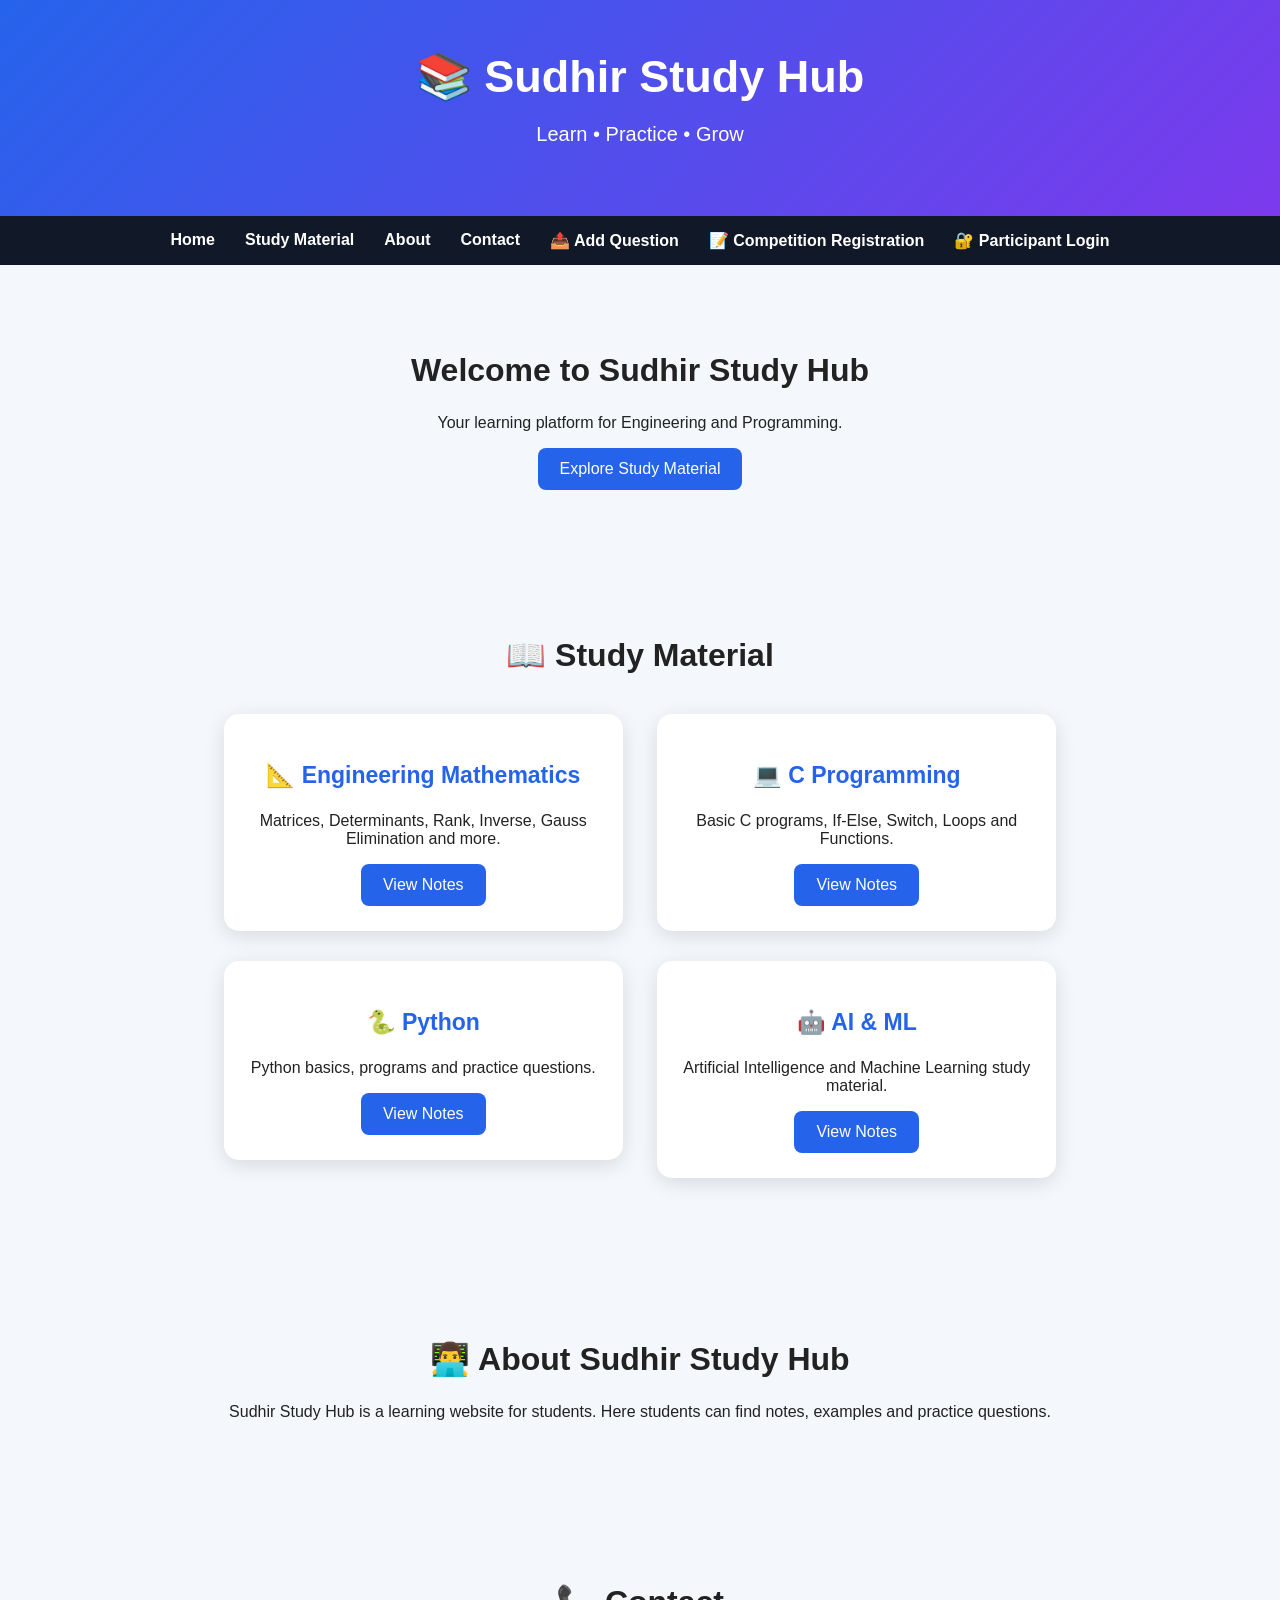
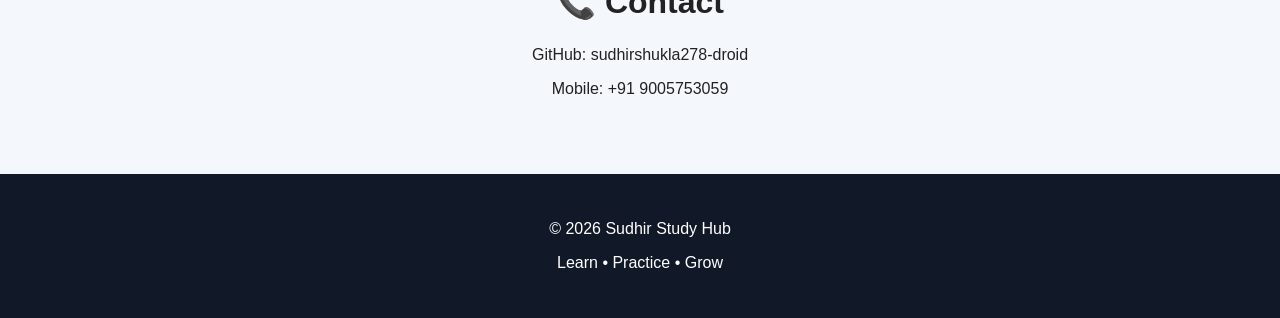
<file: index.html>
<!DOCTYPE html>
<html lang="en">

<head>
    <meta charset="UTF-8">
    <meta name="viewport" content="width=device-width, initial-scale=1.0">

    <title>Sudhir Study Hub</title>

    <link rel="stylesheet" href="style.css">
</head>

<body>

    <!-- Header -->
    <header>
        <h1>📚 Sudhir Study Hub</h1>
        <p>Learn • Practice • Grow</p>
    </header>

    <!-- Navigation -->
    <nav>
        <a href="#home">Home</a>
        <a href="#study">Study Material</a>
        <a href="#about">About</a>
        <a href="#contact">Contact</a>
        <a href="upload.html">📤 Add Question</a>
        <a href="competition.html">📝 Competition Registration</a>
        <a href="login.html">🔐 Participant Login</a>
    </nav>

    <!-- Home -->
    <section id="home">
        <h2>Welcome to Sudhir Study Hub</h2>

        <p>
            Your learning platform for Engineering and Programming.
        </p>

        <button onclick="location.href='#study'">
            Explore Study Material
        </button>
    </section>

    <!-- Study Material -->
    <section id="study">

        <h2>📖 Study Material</h2>

        <div class="card">
            <h3>📐 Engineering Mathematics</h3>
            <p>
                Matrices, Determinants, Rank, Inverse,
                Gauss Elimination and more.
            </p>
            <button onclick="location.href='maths.html'">
                View Notes
            </button>
        </div>

        <div class="card">
            <h3>💻 C Programming</h3>
            <p>
                Basic C programs, If-Else, Switch,
                Loops and Functions.
            </p>
            <button onclick="location.href='c-progromming.html'">
                View Notes
            </button>
        </div>

        <div class="card">
            <h3>🐍 Python</h3>
            <p>
                Python basics, programs and practice questions.
            </p>
            <button onclick="location.href='python.html'">
                View Notes
            </button>
        </div>

        <div class="card">
            <h3>🤖 AI & ML</h3>
            <p>
                Artificial Intelligence and Machine Learning
                study material.
            </p>
            <button onclick="location.href='ai-ml.html'">
                View Notes
            </button>
        </div>

    </section>

    <!-- About -->
    <section id="about">

        <h2>👨‍💻 About Sudhir Study Hub</h2>

        <p>
            Sudhir Study Hub is a learning website for students.
            Here students can find notes, examples and practice
            questions.
        </p>

    </section>

    <!-- Contact -->
    <section id="contact">

        <h2>📞 Contact</h2>

        <p>GitHub: sudhirshukla278-droid</p>
        <p>Mobile: +91 9005753059</p>

    </section>

    <!-- Footer -->
    <footer>

        <p>© 2026 Sudhir Study Hub</p>
        <p>Learn • Practice • Grow</p>

    </footer>

</body>

</html>
</file>
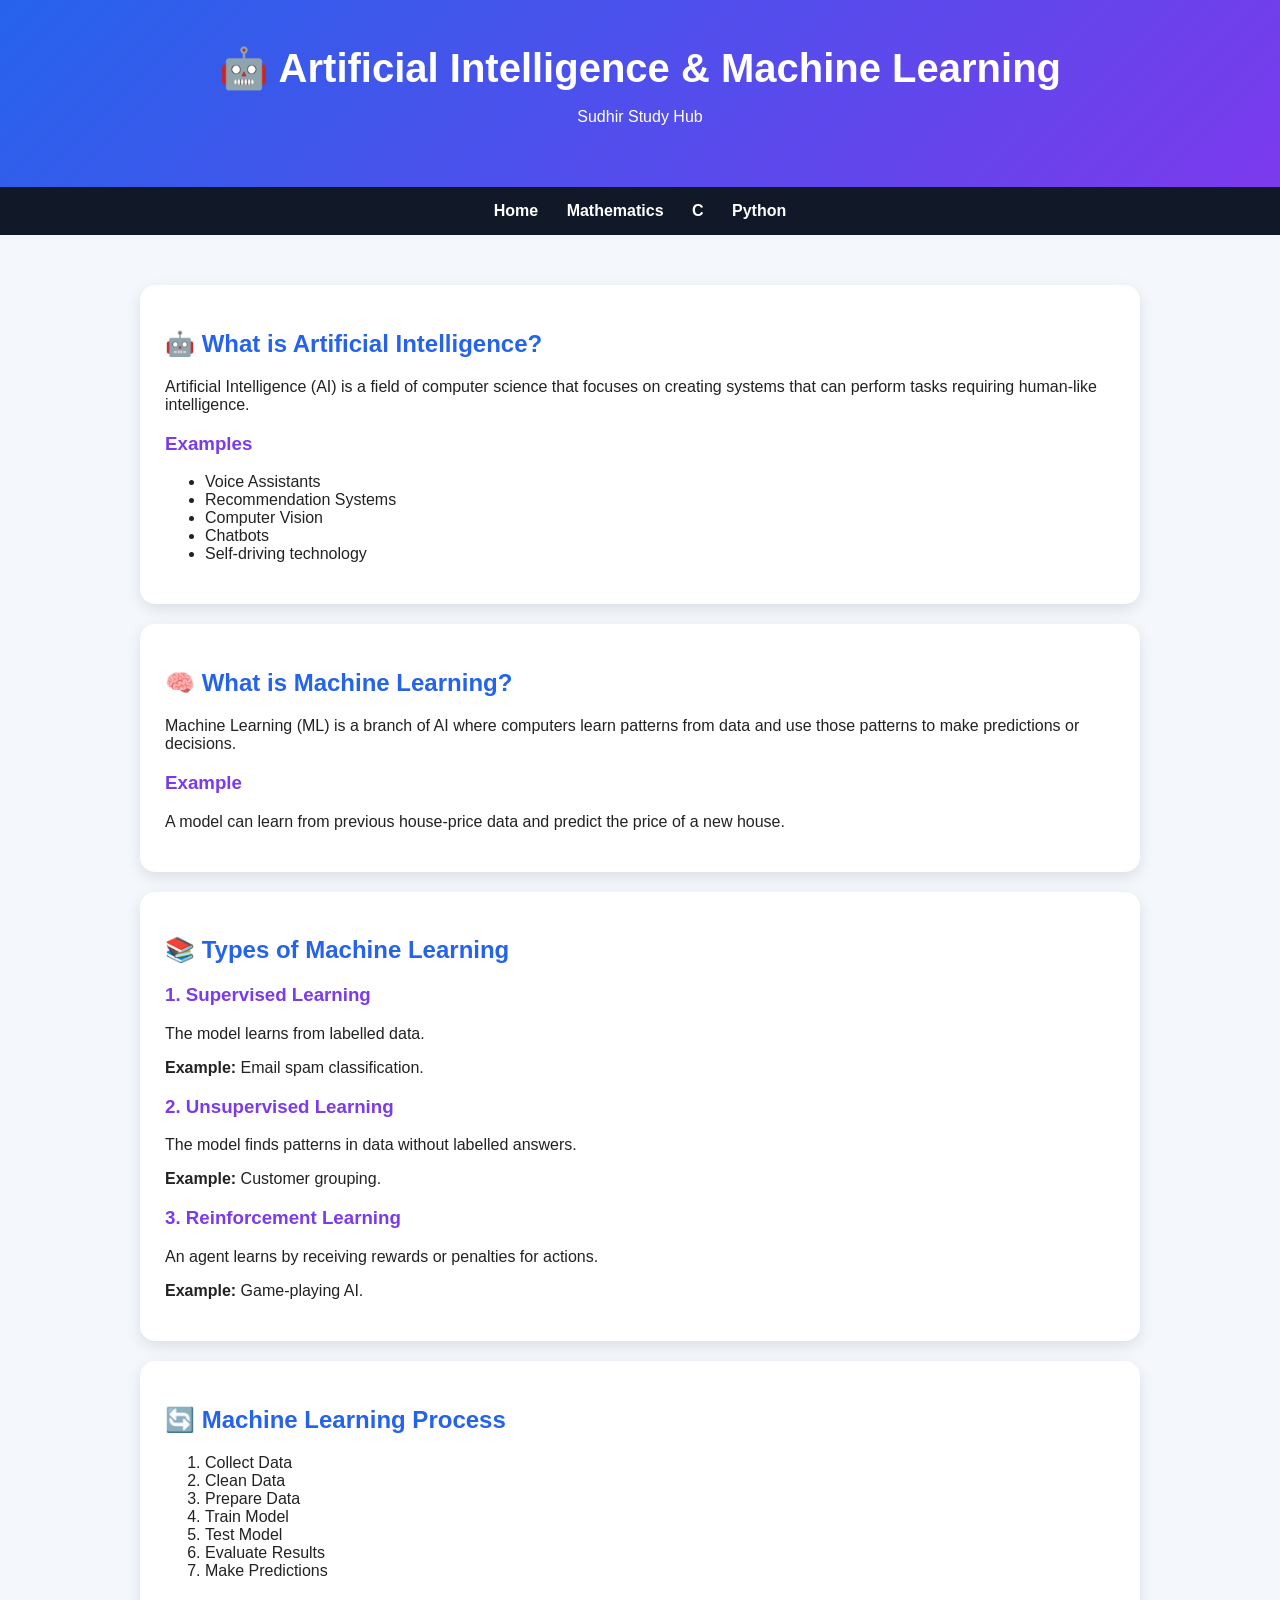
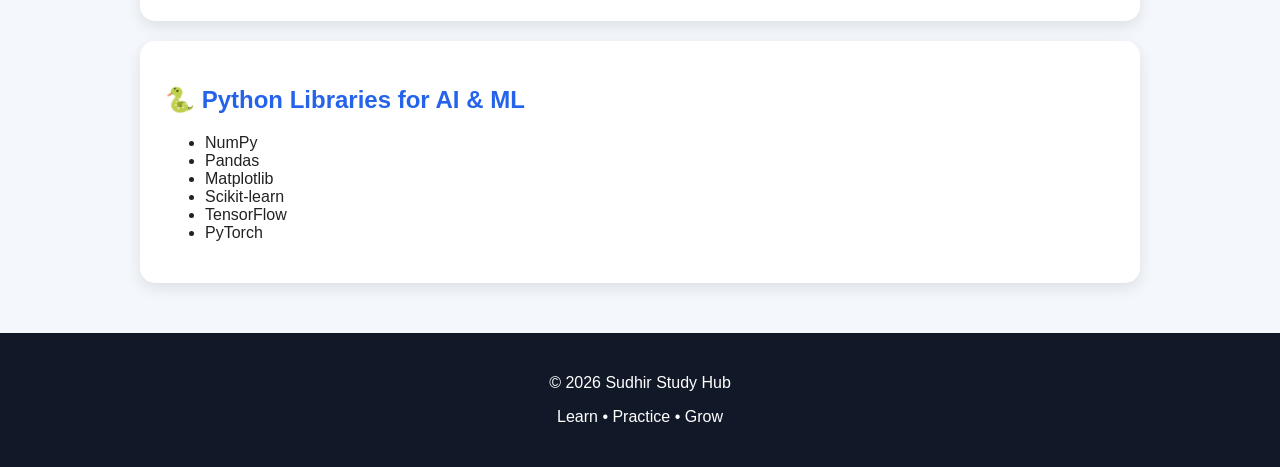
<file: ai-ml.html>
<!DOCTYPE html>
<html lang="en">

<head>
    <meta charset="UTF-8">
    <meta name="viewport" content="width=device-width, initial-scale=1.0">
    <title>AI & ML - Sudhir Study Hub</title>

    <style>
        body {
            margin: 0;
            font-family: Arial, sans-serif;
            background: #f4f7fb;
            color: #222;
        }

        header {
            text-align: center;
            padding: 45px 20px;
            background: linear-gradient(135deg, #2563eb, #7c3aed);
            color: white;
        }

        header h1 {
            margin: 0;
            font-size: 40px;
        }

        nav {
            background: #111827;
            text-align: center;
            padding: 15px;
        }

        nav a {
            color: white;
            text-decoration: none;
            margin: 0 12px;
            font-weight: bold;
        }

        .container {
            max-width: 1000px;
            margin: auto;
            padding: 30px 20px;
        }

        .card {
            background: white;
            margin: 20px 0;
            padding: 25px;
            border-radius: 15px;
            box-shadow: 0 5px 15px rgba(0, 0, 0, 0.1);
        }

        .card h2 {
            color: #2563eb;
        }

        .card h3 {
            color: #7c3aed;
        }

        footer {
            text-align: center;
            padding: 25px;
            background: #111827;
            color: white;
        }
    </style>
</head>

<body>

    <header>
        <h1>🤖 Artificial Intelligence & Machine Learning</h1>
        <p>Sudhir Study Hub</p>
    </header>

    <nav>
        <a href="index.html">Home</a>
        <a href="maths.html">Mathematics</a>
        <a href="c-programming.html">C</a>
        <a href="python.html">Python</a>
    </nav>

    <div class="container">

        <div class="card">
            <h2>🤖 What is Artificial Intelligence?</h2>
            <p>
                Artificial Intelligence (AI) is a field of computer science
                that focuses on creating systems that can perform tasks
                requiring human-like intelligence.
            </p>

            <h3>Examples</h3>
            <ul>
                <li>Voice Assistants</li>
                <li>Recommendation Systems</li>
                <li>Computer Vision</li>
                <li>Chatbots</li>
                <li>Self-driving technology</li>
            </ul>
        </div>

        <div class="card">
            <h2>🧠 What is Machine Learning?</h2>
            <p>
                Machine Learning (ML) is a branch of AI where computers
                learn patterns from data and use those patterns to make
                predictions or decisions.
            </p>

            <h3>Example</h3>
            <p>
                A model can learn from previous house-price data and
                predict the price of a new house.
            </p>
        </div>

        <div class="card">
            <h2>📚 Types of Machine Learning</h2>

            <h3>1. Supervised Learning</h3>
            <p>
                The model learns from labelled data.
            </p>
            <p><b>Example:</b> Email spam classification.</p>

            <h3>2. Unsupervised Learning</h3>
            <p>
                The model finds patterns in data without labelled answers.
            </p>
            <p><b>Example:</b> Customer grouping.</p>

            <h3>3. Reinforcement Learning</h3>
            <p>
                An agent learns by receiving rewards or penalties for actions.
            </p>
            <p><b>Example:</b> Game-playing AI.</p>
        </div>

        <div class="card">
            <h2>🔄 Machine Learning Process</h2>

            <ol>
                <li>Collect Data</li>
                <li>Clean Data</li>
                <li>Prepare Data</li>
                <li>Train Model</li>
                <li>Test Model</li>
                <li>Evaluate Results</li>
                <li>Make Predictions</li>
            </ol>
        </div>

        <div class="card">
            <h2>🐍 Python Libraries for AI & ML</h2>

            <ul>
                <li>NumPy</li>
                <li>Pandas</li>
                <li>Matplotlib</li>
                <li>Scikit-learn</li>
                <li>TensorFlow</li>
                <li>PyTorch</li>
            </ul>
        </div>

    </div>

    <footer>
        <p>© 2026 Sudhir Study Hub</p>
        <p>Learn • Practice • Grow</p>
    </footer>

</body>

</html>
</file>
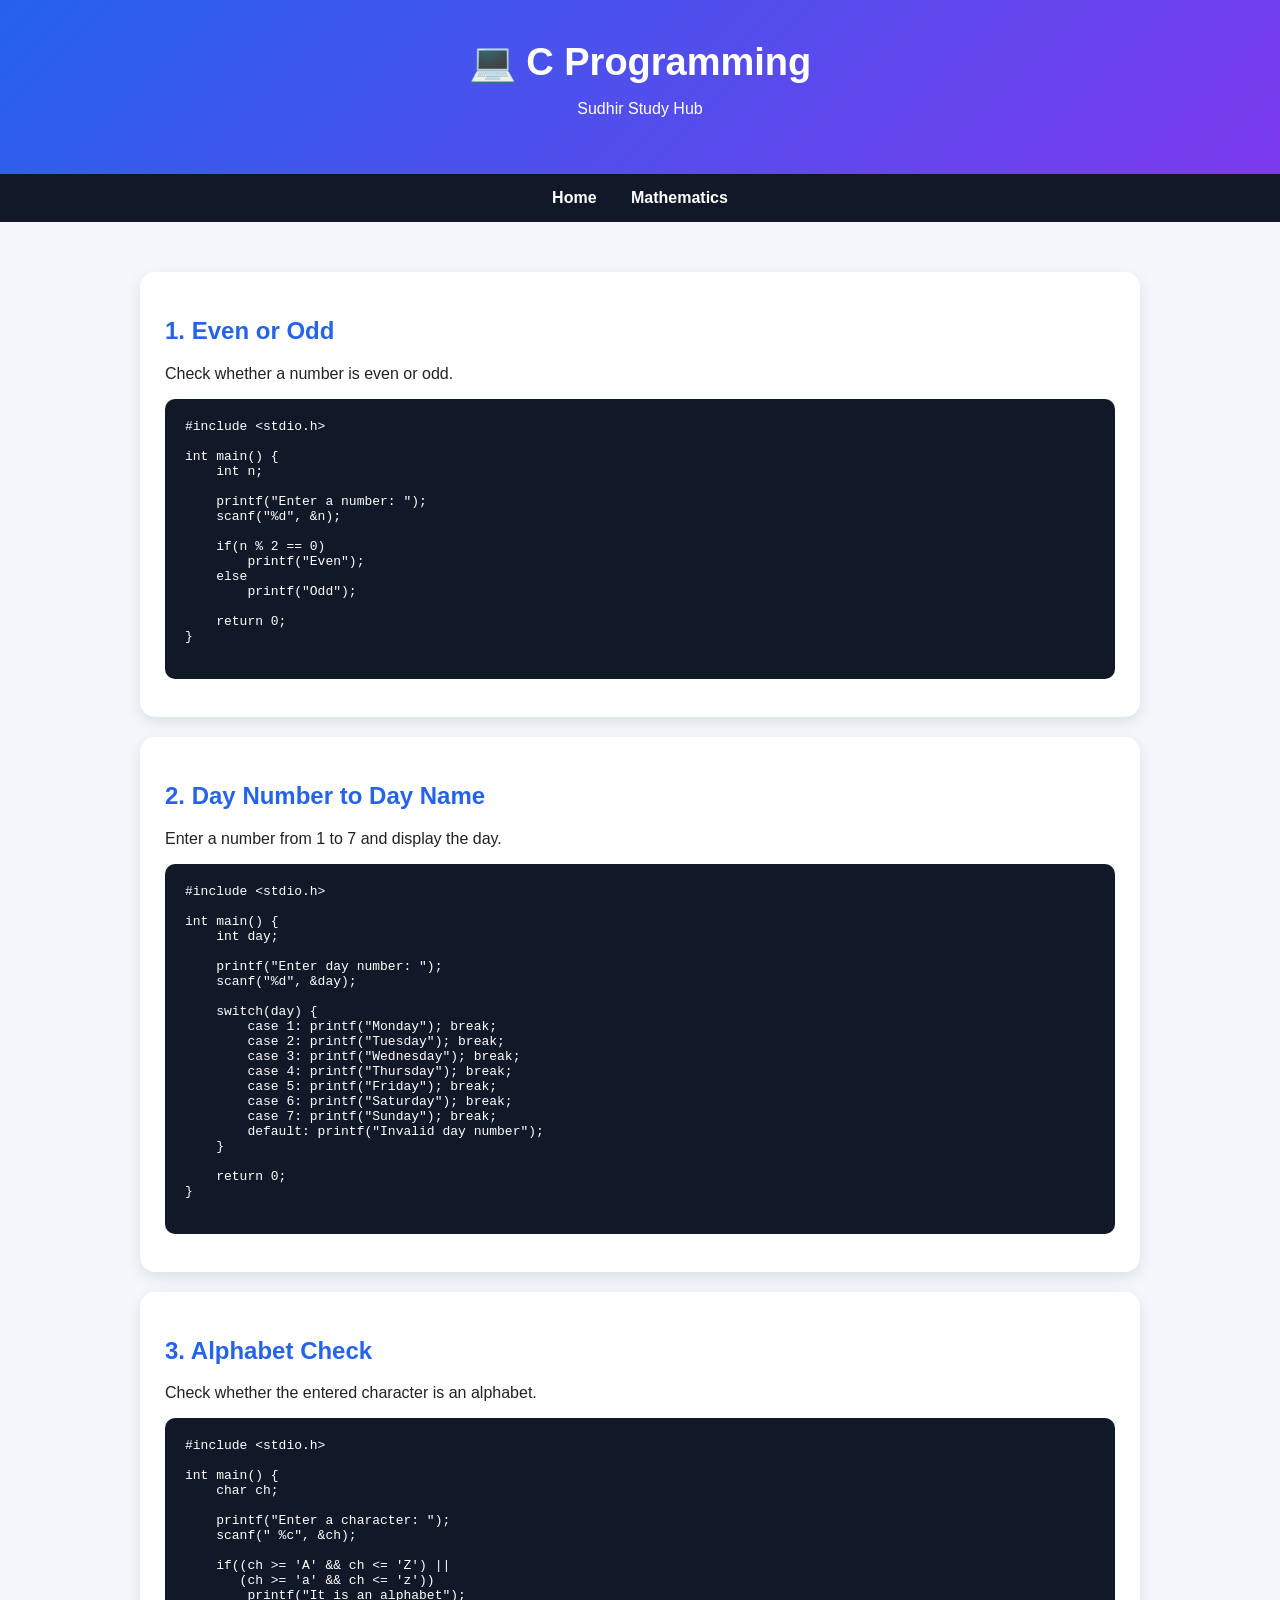
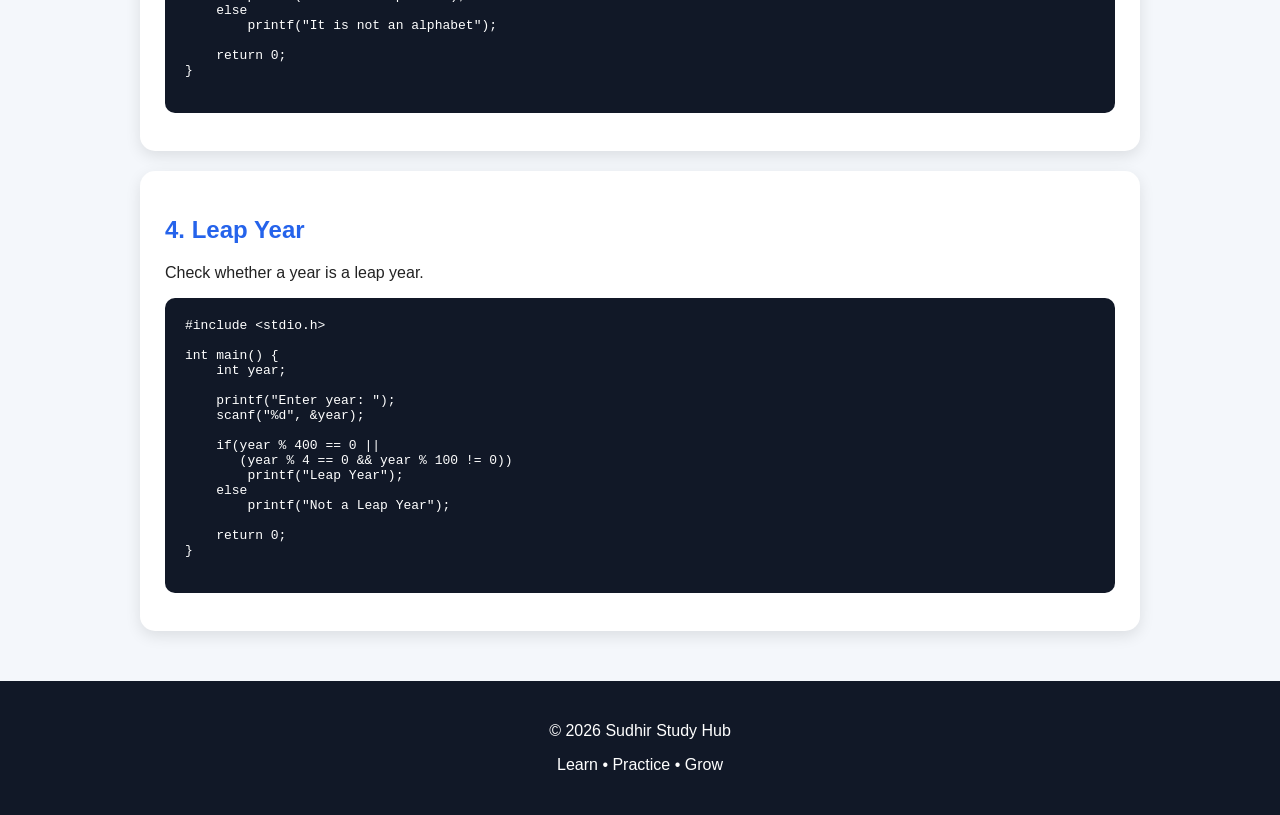
<file: c-progromming.html>
<!DOCTYPE html>
<html lang="en">

<head>
    <meta charset="UTF-8">
    <meta name="viewport" content="width=device-width, initial-scale=1.0">
    <title>C Programming - Sudhir Study Hub</title>

    <style>
        body {
            margin: 0;
            font-family: Arial, sans-serif;
            background: #f4f7fb;
            color: #222;
        }

        header {
            text-align: center;
            padding: 40px 20px;
            background: linear-gradient(135deg, #2563eb, #7c3aed);
            color: white;
        }

        header h1 {
            margin: 0;
            font-size: 38px;
        }

        nav {
            background: #111827;
            text-align: center;
            padding: 15px;
        }

        nav a {
            color: white;
            text-decoration: none;
            margin: 0 15px;
            font-weight: bold;
        }

        .container {
            max-width: 1000px;
            margin: auto;
            padding: 30px 20px;
        }

        .card {
            background: white;
            margin: 20px 0;
            padding: 25px;
            border-radius: 15px;
            box-shadow: 0 5px 15px rgba(0, 0, 0, 0.1);
        }

        .card h2 {
            color: #2563eb;
        }

        pre {
            background: #111827;
            color: white;
            padding: 20px;
            border-radius: 10px;
            overflow-x: auto;
        }

        footer {
            text-align: center;
            padding: 25px;
            background: #111827;
            color: white;
        }
    </style>
</head>

<body>

    <header>
        <h1>💻 C Programming</h1>
        <p>Sudhir Study Hub</p>
    </header>

    <nav>
        <a href="index.html">Home</a>
        <a href="maths.html">Mathematics</a>
    </nav>

    <div class="container">

        <div class="card">
            <h2>1. Even or Odd</h2>
            <p>Check whether a number is even or odd.</p>

            <pre>
#include &lt;stdio.h&gt;

int main() {
    int n;

    printf("Enter a number: ");
    scanf("%d", &amp;n);

    if(n % 2 == 0)
        printf("Even");
    else
        printf("Odd");

    return 0;
}
        </pre>
        </div>

        <div class="card">
            <h2>2. Day Number to Day Name</h2>
            <p>Enter a number from 1 to 7 and display the day.</p>

            <pre>
#include &lt;stdio.h&gt;

int main() {
    int day;

    printf("Enter day number: ");
    scanf("%d", &amp;day);

    switch(day) {
        case 1: printf("Monday"); break;
        case 2: printf("Tuesday"); break;
        case 3: printf("Wednesday"); break;
        case 4: printf("Thursday"); break;
        case 5: printf("Friday"); break;
        case 6: printf("Saturday"); break;
        case 7: printf("Sunday"); break;
        default: printf("Invalid day number");
    }

    return 0;
}
        </pre>
        </div>

        <div class="card">
            <h2>3. Alphabet Check</h2>
            <p>Check whether the entered character is an alphabet.</p>

            <pre>
#include &lt;stdio.h&gt;

int main() {
    char ch;

    printf("Enter a character: ");
    scanf(" %c", &amp;ch);

    if((ch &gt;= 'A' &amp;&amp; ch &lt;= 'Z') ||
       (ch &gt;= 'a' &amp;&amp; ch &lt;= 'z'))
        printf("It is an alphabet");
    else
        printf("It is not an alphabet");

    return 0;
}
        </pre>
        </div>

        <div class="card">
            <h2>4. Leap Year</h2>
            <p>Check whether a year is a leap year.</p>

            <pre>
#include &lt;stdio.h&gt;

int main() {
    int year;

    printf("Enter year: ");
    scanf("%d", &amp;year);

    if(year % 400 == 0 ||
       (year % 4 == 0 &amp;&amp; year % 100 != 0))
        printf("Leap Year");
    else
        printf("Not a Leap Year");

    return 0;
}
        </pre>
        </div>

    </div>

    <footer>
        <p>© 2026 Sudhir Study Hub</p>
        <p>Learn • Practice • Grow</p>
    </footer>

</body>

</html>
</file>
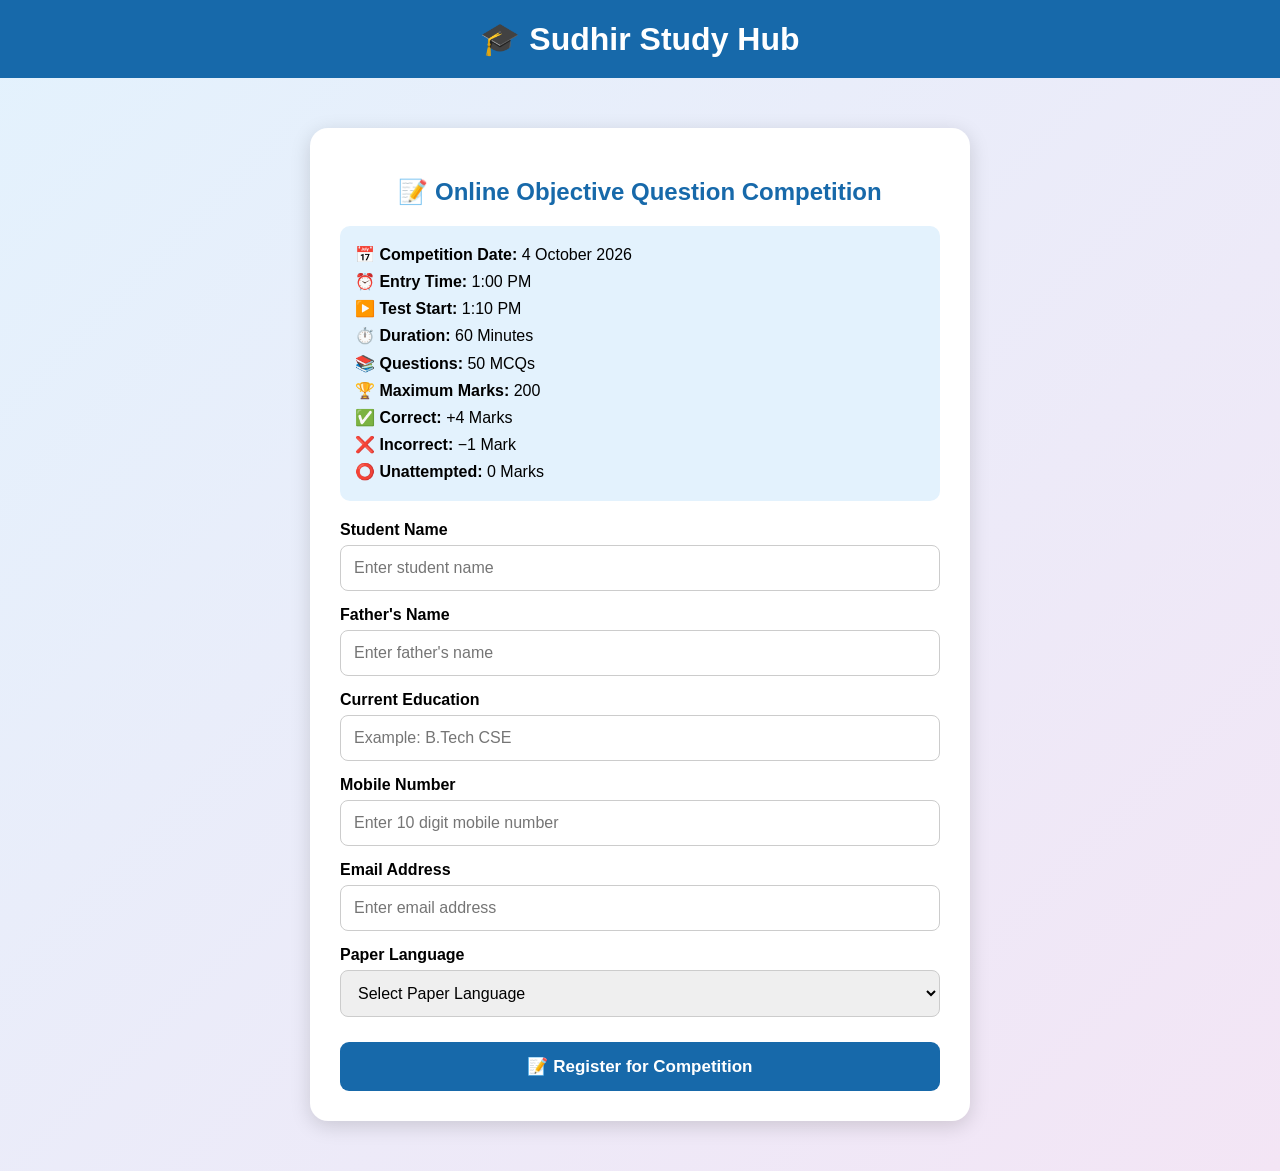
<file: competition.html>
<!DOCTYPE html>
<html lang="en">

<head>
    <meta charset="UTF-8">
    <meta name="viewport" content="width=device-width, initial-scale=1.0">

    <title>Sudhir Study Hub - Competition Registration</title>

    <style>
        * {
            box-sizing: border-box;
        }

        body {
            margin: 0;
            font-family: Arial, sans-serif;
            background: linear-gradient(135deg, #e3f2fd, #f3e5f5);
            min-height: 100vh;
        }

        .header {
            background: #1769aa;
            color: white;
            text-align: center;
            padding: 20px;
        }

        .header h1 {
            margin: 0;
        }

        .container {
            max-width: 700px;
            margin: 30px auto;
            padding: 20px;
        }

        .card {
            background: white;
            border-radius: 18px;
            padding: 30px;
            box-shadow: 0 5px 20px rgba(0, 0, 0, 0.15);
        }

        h2 {
            color: #1769aa;
            text-align: center;
        }

        .info {
            background: #e3f2fd;
            padding: 15px;
            border-radius: 10px;
            margin-bottom: 20px;
            line-height: 1.7;
        }

        label {
            display: block;
            font-weight: bold;
            margin-top: 15px;
            margin-bottom: 6px;
        }

        input,
        select {
            width: 100%;
            padding: 13px;
            border: 1px solid #ccc;
            border-radius: 8px;
            font-size: 16px;
        }

        input:focus,
        select:focus {
            outline: none;
            border-color: #1769aa;
        }

        button {
            width: 100%;
            margin-top: 25px;
            padding: 14px;
            border: none;
            border-radius: 9px;
            background: #1769aa;
            color: white;
            font-size: 17px;
            font-weight: bold;
            cursor: pointer;
        }

        button:hover {
            background: #0d4f80;
        }

        button:disabled {
            background: #888;
            cursor: not-allowed;
        }

        .success {
            display: none;
            margin-top: 25px;
            background: #e8f5e9;
            border: 2px solid #43a047;
            border-radius: 12px;
            padding: 20px;
        }

        .success h3 {
            color: #2e7d32;
            text-align: center;
        }

        .credential {
            background: white;
            padding: 15px;
            margin: 10px 0;
            border-radius: 8px;
            font-size: 18px;
        }

        .credential b {
            color: #1769aa;
        }

        .login-btn {
            background: #2e7d32;
        }

        .login-btn:hover {
            background: #1b5e20;
        }

        .note {
            text-align: center;
            color: #666;
            font-size: 14px;
            margin-top: 15px;
        }

        .warning {
            display: none;
            background: #ffebee;
            border: 1px solid #e53935;
            color: #b71c1c;
            padding: 12px;
            border-radius: 8px;
            margin-top: 15px;
        }
    </style>
</head>

<body>

    <div class="header">
        <h1>🎓 Sudhir Study Hub</h1>
    </div>

    <div class="container">

        <div class="card">

            <h2>📝 Online Objective Question Competition</h2>

            <div class="info">

                <b>📅 Competition Date:</b> 4 October 2026<br>

                <b>⏰ Entry Time:</b> 1:00 PM<br>

                <b>▶️ Test Start:</b> 1:10 PM<br>

                <b>⏱️ Duration:</b> 60 Minutes<br>

                <b>📚 Questions:</b> 50 MCQs<br>

                <b>🏆 Maximum Marks:</b> 200<br>

                <b>✅ Correct:</b> +4 Marks<br>

                <b>❌ Incorrect:</b> −1 Mark<br>

                <b>⭕ Unattempted:</b> 0 Marks

            </div>


            <form id="registrationForm">

                <!-- STUDENT NAME -->

                <label>Student Name</label>

                <input type="text" id="studentName" placeholder="Enter student name" required>


                <!-- FATHER NAME -->

                <label>Father's Name</label>

                <input type="text" id="fatherName" placeholder="Enter father's name" required>


                <!-- EDUCATION -->

                <label>Current Education</label>

                <input type="text" id="education" placeholder="Example: B.Tech CSE" required>


                <!-- MOBILE -->

                <label>Mobile Number</label>

                <input type="tel" id="mobile" placeholder="Enter 10 digit mobile number" maxlength="10"
                    inputmode="numeric" required>


                <!-- EMAIL -->

                <label>Email Address</label>

                <input type="email" id="email" placeholder="Enter email address" required>


                <!-- LANGUAGE -->

                <label>Paper Language</label>

                <select id="language" required>

                    <option value="">Select Paper Language</option>

                    <option value="English">English</option>

                    <option value="Hindi">Hindi</option>

                </select>


                <div class="warning" id="warningBox">
                </div>


                <button type="submit" id="registerButton">

                    📝 Register for Competition

                </button>

            </form>


            <!-- SUCCESS -->

            <div class="success" id="successBox">

                <h3>
                    ✅ Registration Successful!
                </h3>

                <p>
                    Your Participant ID and Password have been generated.
                </p>


                <div class="credential">

                    <b>Participant ID:</b>

                    <span id="participantId"></span>

                </div>


                <div class="credential">

                    <b>Password:</b>

                    <span id="participantPassword"></span>

                </div>


                <p class="note">

                    ⚠️ Please save your Participant ID and Password safely.

                </p>


                <button class="login-btn" onclick="goToLogin()">

                    🔐 Login Now

                </button>

            </div>

        </div>

    </div>


    <script>

        /* ==========================================
           GOOGLE APPS SCRIPT URL
        ========================================== */

        var GOOGLE_SHEET_URL =
            "https://script.google.com/macros/s/AKfycbwV8jZLNRCrm_2xWpRrFtuI_z93Azedvk-01Cf9gooPhqfYk3PeqfTwi7CaQ-MV_REH/exec";


        /* ==========================================
           REGISTRATION
        ========================================== */

        document
            .getElementById("registrationForm")
            .addEventListener("submit", function (event) {

                event.preventDefault();


                /* GET DATA */

                var name =
                    document.getElementById("studentName")
                        .value.trim();


                var father =
                    document.getElementById("fatherName")
                        .value.trim();


                var education =
                    document.getElementById("education")
                        .value.trim();


                var mobile =
                    document.getElementById("mobile")
                        .value.trim();


                var email =
                    document.getElementById("email")
                        .value.trim();


                var language =
                    document.getElementById("language")
                        .value;


                /* MOBILE VALIDATION */

                if (!/^[0-9]{10}$/.test(mobile)) {

                    showWarning(
                        "Please enter a valid 10-digit mobile number."
                    );

                    return;

                }


                /* ==========================================
                   PARTICIPANT ID
                ========================================== */

                var randomNumber =
                    Math.floor(
                        1000 + Math.random() * 9000
                    );

                var participantId =
                    "SSH26" + randomNumber;


                /* ==========================================
                   PASSWORD
                ========================================== */

                var characters =
                    "ABCDEFGHIJKLMNOPQRSTUVWXYZ0123456789";

                var password = "";

                for (
                    var i = 0;
                    i < 6;
                    i++
                ) {

                    password +=
                        characters.charAt(
                            Math.floor(
                                Math.random() * characters.length
                            )
                        );

                }


                /* ==========================================
                   LOCAL STORAGE
                ========================================== */

                localStorage.setItem(
                    "studentName",
                    name
                );

                localStorage.setItem(
                    "fatherName",
                    father
                );

                localStorage.setItem(
                    "education",
                    education
                );

                localStorage.setItem(
                    "mobile",
                    mobile
                );

                localStorage.setItem(
                    "email",
                    email
                );

                localStorage.setItem(
                    "language",
                    language
                );

                localStorage.setItem(
                    "participantId",
                    participantId
                );

                localStorage.setItem(
                    "participantPassword",
                    password
                );


                /* ==========================================
                   GOOGLE SHEET DATA
                ========================================== */

                var formData =
                    new URLSearchParams();


                formData.append(
                    "studentName",
                    name
                );

                formData.append(
                    "fatherName",
                    father
                );

                formData.append(
                    "education",
                    education
                );

                formData.append(
                    "mobile",
                    mobile
                );

                formData.append(
                    "email",
                    email
                );

                formData.append(
                    "participantId",
                    participantId
                );

                formData.append(
                    "status",
                    "Registered"
                );

                formData.append(
                    "score",
                    ""
                );

                formData.append(
                    "correct",
                    ""
                );

                formData.append(
                    "wrong",
                    ""
                );

                formData.append(
                    "language",
                    language
                );


                /* ==========================================
                   DISABLE BUTTON
                ========================================== */

                var button =
                    document.getElementById(
                        "registerButton"
                    );

                button.disabled = true;

                button.innerText =
                    "⏳ Registering...";


                /* ==========================================
                   SEND TO GOOGLE SHEET
                ========================================== */

                fetch(
                    GOOGLE_SHEET_URL,
                    {
                        method: "POST",
                        mode: "no-cors",
                        body: formData
                    }
                )

                    .then(function () {

                        showRegistrationSuccess();

                    })

                    .catch(function (error) {

                        console.log(error);

                        showRegistrationSuccess();

                    });

            });


        /* ==========================================
           SUCCESS MESSAGE
        ========================================== */

        function showRegistrationSuccess() {

            document.getElementById(
                "participantId"
            ).innerText =
                localStorage.getItem(
                    "participantId"
                );


            document.getElementById(
                "participantPassword"
            ).innerText =
                localStorage.getItem(
                    "participantPassword"
                );


            document.getElementById(
                "successBox"
            ).style.display =
                "block";


            document.getElementById(
                "registrationForm"
            ).style.display =
                "none";


            window.scrollTo(
                0,
                document.body.scrollHeight
            );

        }


        /* ==========================================
           WARNING
        ========================================== */

        function showWarning(message) {

            var box =
                document.getElementById(
                    "warningBox"
                );

            box.innerText = message;

            box.style.display = "block";

        }


        /* ==========================================
           LOGIN
        ========================================== */

        function goToLogin() {

            window.location.href =
                "login.html";

        }

    </script>

</body>

</html>
</file>
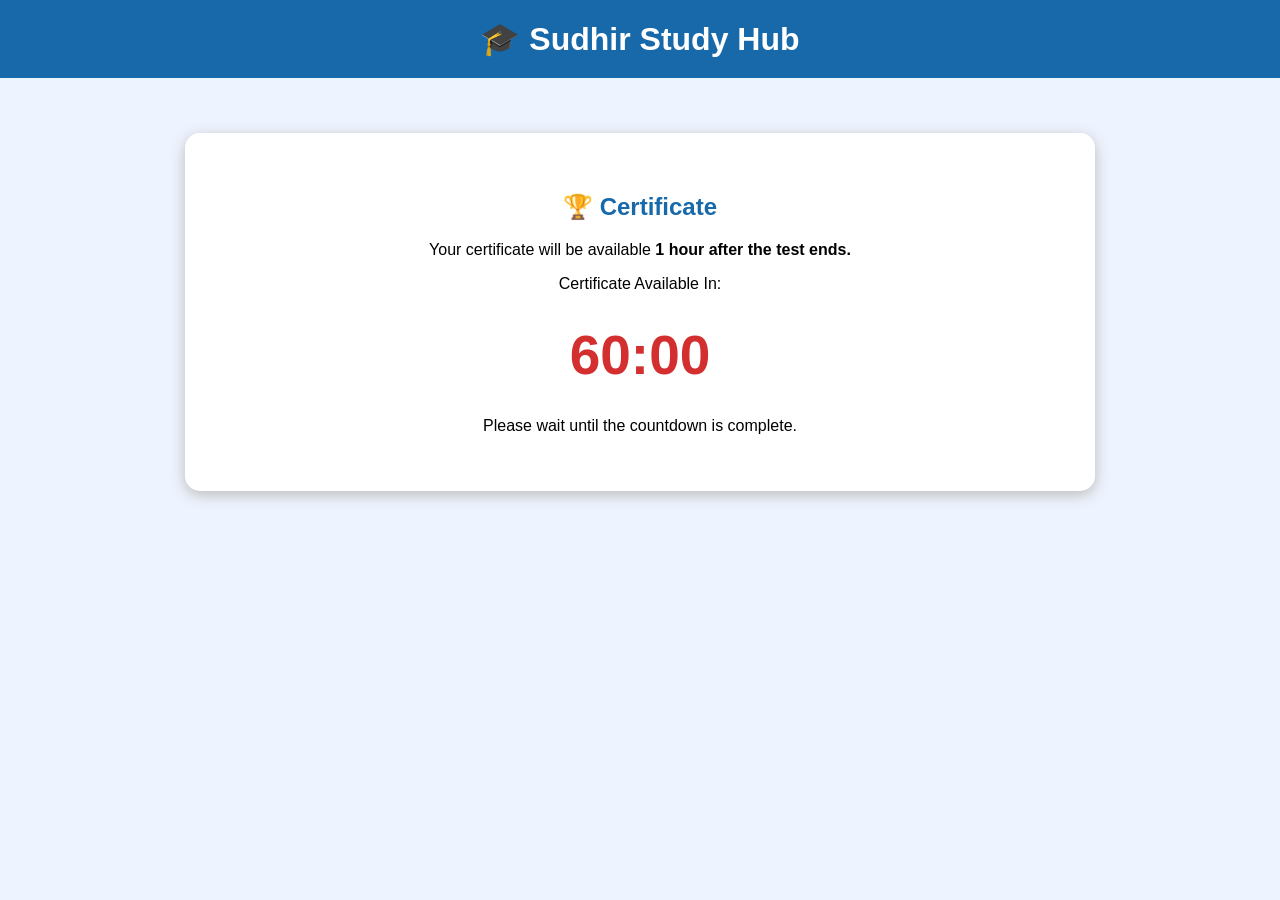
<file: feedback.html>
<!DOCTYPE html>
<html lang="en">

<head>
    <meta charset="UTF-8">
    <meta name="viewport" content="width=device-width, initial-scale=1.0">

    <title>Sudhir Study Hub - Certificate</title>

    <style>
        * {
            box-sizing: border-box;
        }

        body {
            margin: 0;
            font-family: Arial, sans-serif;
            background: #eef4ff;
        }

        .header {
            background: #1769aa;
            color: white;
            text-align: center;
            padding: 20px;
        }

        .header h1 {
            margin: 0;
        }

        .container {
            max-width: 950px;
            margin: 35px auto;
            padding: 20px;
        }

        .waiting {
            background: white;
            padding: 40px 20px;
            text-align: center;
            border-radius: 15px;
            box-shadow: 0 4px 15px #bbb;
        }

        .waiting h2 {
            color: #1769aa;
        }

        .countdown {
            font-size: 55px;
            font-weight: bold;
            color: #d32f2f;
            margin: 30px 0;
        }

        .certificate-box {
            display: none;
        }

        .certificate {
            background: #fffdf2;
            border: 12px double #1769aa;
            padding: 50px;
            text-align: center;
            box-shadow: 0 5px 20px #aaa;
        }

        .trophy {
            font-size: 55px;
        }

        .certificate h1 {
            color: #1769aa;
            font-size: 40px;
            margin: 10px;
        }

        .certificate h2 {
            font-size: 25px;
        }

        .student-name {
            display: inline-block;
            font-size: 34px;
            font-weight: bold;
            margin: 25px;
            padding: 0 40px 10px;
            border-bottom: 2px solid #1769aa;
        }

        .score {
            font-size: 22px;
            font-weight: bold;
            margin: 20px;
        }

        .footer {
            display: flex;
            justify-content: space-between;
            margin-top: 60px;
            font-weight: bold;
        }

        .buttons {
            text-align: center;
            margin-top: 25px;
        }

        button {
            background: #1769aa;
            color: white;
            border: none;
            padding: 14px 25px;
            border-radius: 8px;
            font-size: 16px;
            font-weight: bold;
            cursor: pointer;
        }

        button:hover {
            background: #0d4f80;
        }

        @media(max-width:600px) {

            .certificate {
                padding: 25px 12px;
            }

            .certificate h1 {
                font-size: 28px;
            }

            .student-name {
                font-size: 25px;
                padding: 0 15px 8px;
            }

            .footer {
                flex-direction: column;
                gap: 30px;
            }
        }

        @media print {

            body {
                background: white;
            }

            .header,
            .buttons {
                display: none;
            }

            .container {
                margin: 0;
                padding: 0;
            }

            .certificate {
                box-shadow: none;
                min-height: 90vh;
            }

            .certificate-box {
                display: block !important;
            }
        }
    </style>
</head>

<body>

    <div class="header">
        <h1>🎓 Sudhir Study Hub</h1>
    </div>

    <div class="container">

        <!-- WAITING SCREEN -->

        <div class="waiting" id="waiting">

            <h2>🏆 Certificate</h2>

            <p>
                Your certificate will be available
                <b>1 hour after the test ends.</b>
            </p>

            <p>Certificate Available In:</p>

            <div class="countdown" id="countdown">
                60:00
            </div>

            <p>
                Please wait until the countdown is complete.
            </p>

        </div>


        <!-- CERTIFICATE -->

        <div class="certificate-box" id="certificateBox">

            <div class="certificate">

                <div class="trophy">🏆</div>

                <h1>CERTIFICATE</h1>

                <h2>OF PARTICIPATION</h2>

                <p>
                    This certificate is proudly presented to
                </p>

                <div class="student-name" id="studentName">
                    Participant
                </div>

                <p>
                    for successfully participating in
                </p>

                <h2>
                    Sudhir Study Hub<br>
                    Online Objective Question Competition
                </h2>

                <p>
                    The participant successfully completed
                    the online objective question competition.
                </p>

                <div class="score" id="studentScore">
                    Score: --
                </div>

                <p>
                    Competition Date:
                    <b>4 October 2026</b>
                </p>

                <div class="footer">

                    <div>
                        Sudhir Study Hub
                    </div>

                    <div>
                        4 October 2026
                    </div>

                </div>

            </div>


            <div class="buttons">

                <button onclick="window.print()">
                    🖨️ Print / Save Certificate
                </button>

            </div>

        </div>

    </div>


    <script>

        /* ==========================================
           1 HOUR COUNTDOWN
        ========================================== */

        var secondsLeft = 60 * 60;


        /* ==========================================
           UPDATE TIMER
        ========================================== */

        function updateCountdown() {

            var minutes = Math.floor(secondsLeft / 60);

            var seconds = secondsLeft % 60;


            document.getElementById("countdown").innerHTML =
                String(minutes).padStart(2, "0")
                + ":"
                + String(seconds).padStart(2, "0");


            if (secondsLeft <= 0) {

                showCertificate();

                return;
            }


            secondsLeft--;

        }


        /* ==========================================
           SHOW CERTIFICATE
        ========================================== */

        function showCertificate() {

            document.getElementById("waiting").style.display =
                "none";

            document.getElementById("certificateBox").style.display =
                "block";

        }


        /* Start countdown */

        updateCountdown();

        setInterval(updateCountdown, 1000);


        /* ==========================================
           STUDENT NAME & SCORE
        ========================================== */

        var studentName =
            localStorage.getItem("studentName");

        var studentScore =
            localStorage.getItem("studentScore");


        if (studentName) {

            document.getElementById("studentName").innerHTML =
                studentName;

        }


        if (studentScore) {

            document.getElementById("studentScore").innerHTML =
                "Score: "
</file>
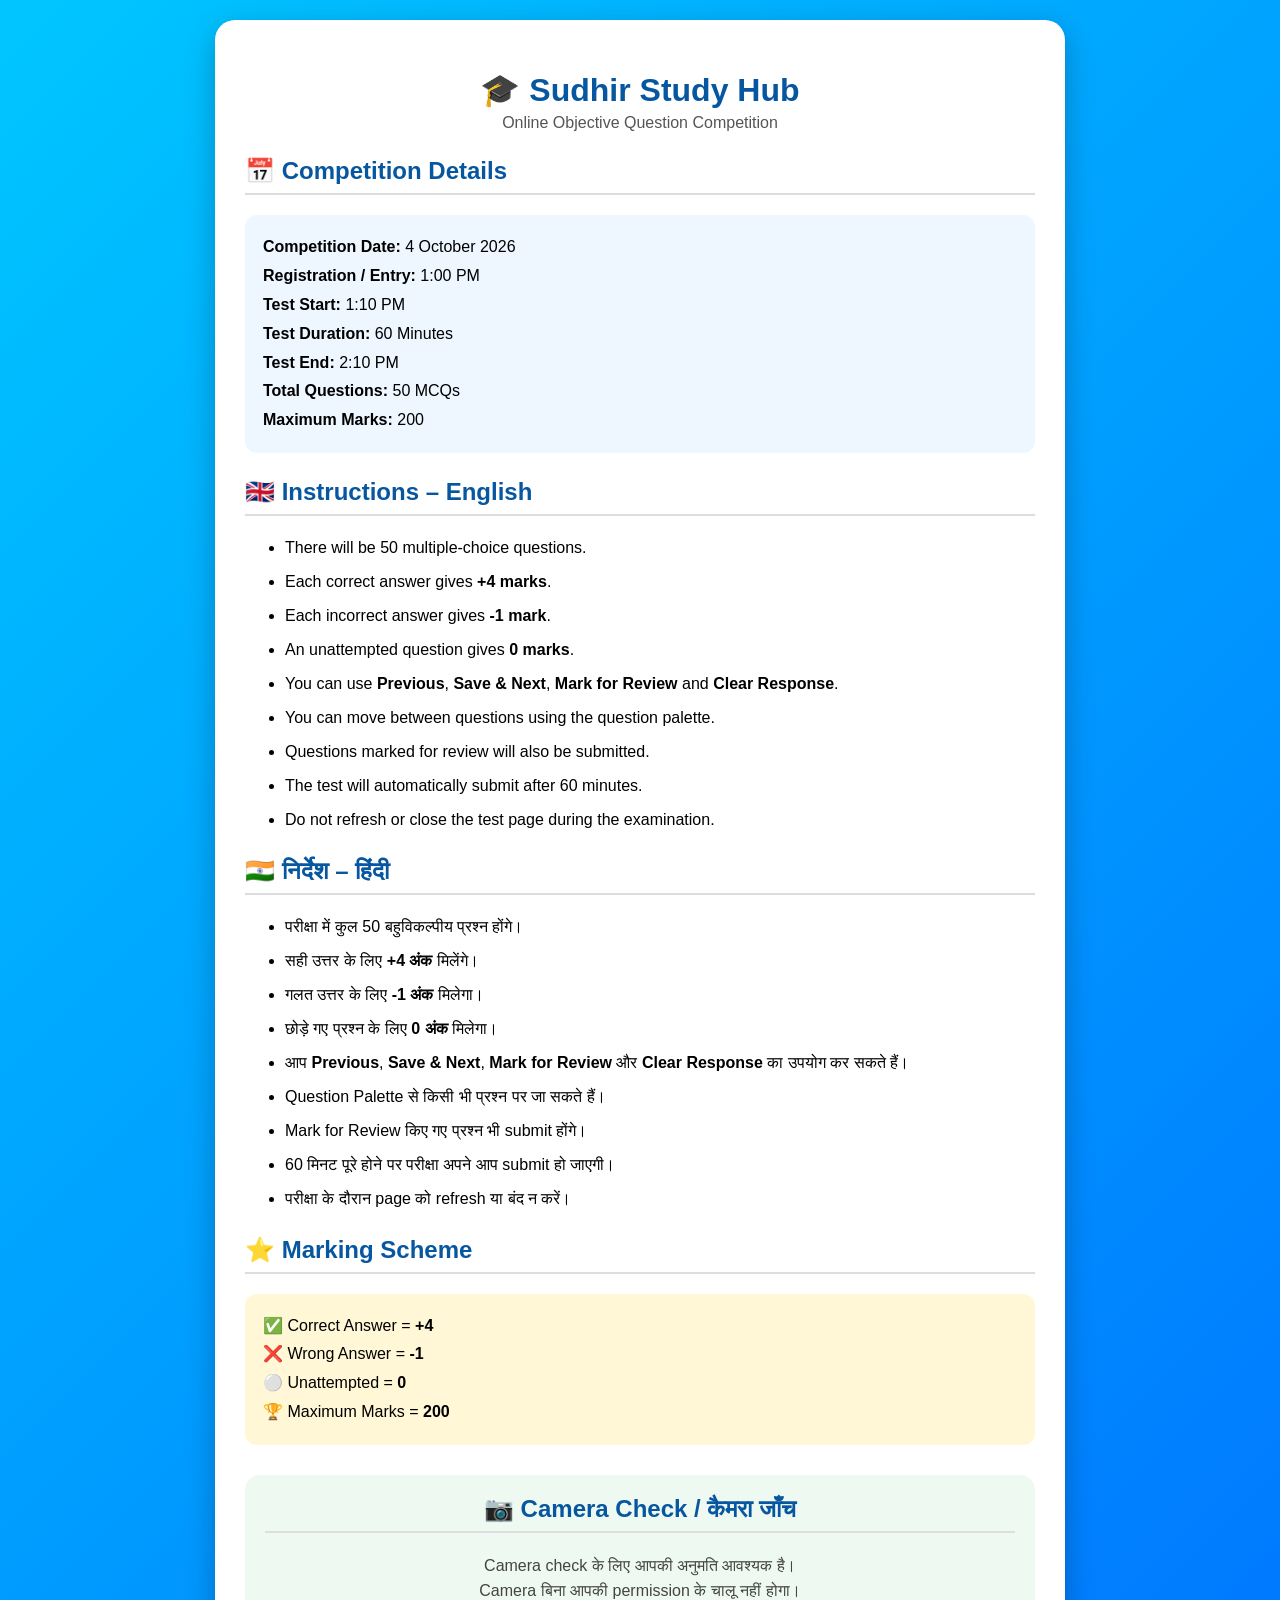
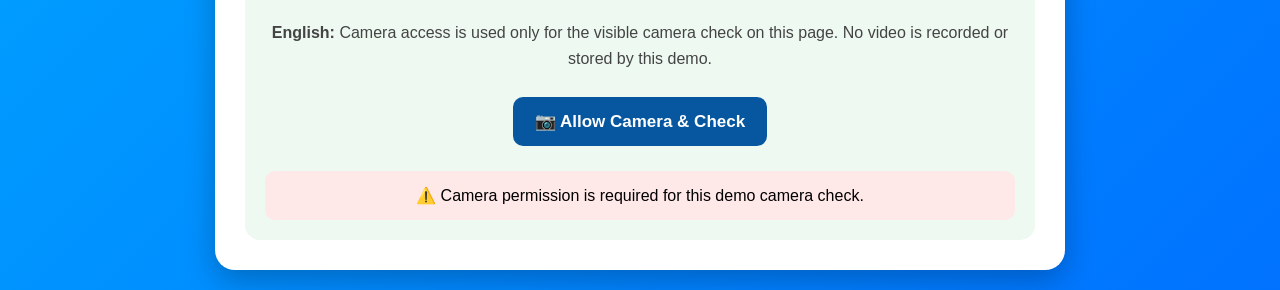
<file: instructions.html>
<!DOCTYPE html>
<html lang="en">

<head>
    <meta charset="UTF-8">
    <meta name="viewport" content="width=device-width, initial-scale=1.0">

    <title>Sudhir Study Hub - Instructions</title>

    <style>
        * {
            box-sizing: border-box;
        }

        body {
            margin: 0;
            font-family: Arial, sans-serif;
            background: linear-gradient(135deg, #00c6ff, #0072ff);
            min-height: 100vh;
            padding: 20px;
        }

        .container {
            width: 100%;
            max-width: 850px;
            margin: auto;
            background: white;
            padding: 30px;
            border-radius: 20px;
            box-shadow: 0 10px 30px rgba(0, 0, 0, 0.25);
        }

        h1 {
            text-align: center;
            color: #0757a0;
            margin-bottom: 5px;
        }

        .subtitle {
            text-align: center;
            color: #555;
            margin-bottom: 25px;
        }

        h2 {
            color: #0757a0;
            border-bottom: 2px solid #ddd;
            padding-bottom: 8px;
            margin-top: 25px;
        }

        .info {
            background: #eef7ff;
            padding: 18px;
            border-radius: 12px;
            line-height: 1.8;
        }

        li {
            margin: 10px 0;
            line-height: 1.5;
        }

        .marks {
            background: #fff7d6;
            padding: 18px;
            border-radius: 12px;
            line-height: 1.8;
        }

        .camera-section {
            margin-top: 30px;
            padding: 20px;
            background: #eef9f1;
            border-radius: 15px;
            text-align: center;
        }

        .camera-section h2 {
            margin-top: 0;
        }

        .camera-note {
            color: #444;
            line-height: 1.6;
        }

        video {
            width: 100%;
            max-width: 450px;
            margin-top: 15px;
            border-radius: 15px;
            background: #111;
            display: none;
        }

        button {
            border: none;
            border-radius: 10px;
            padding: 14px 22px;
            margin: 10px 5px;
            background: #0757a0;
            color: white;
            font-size: 17px;
            font-weight: bold;
            cursor: pointer;
        }

        button:hover {
            background: #043e72;
        }

        #continueBtn {
            display: none;
            background: #198754;
        }

        #status {
            margin-top: 15px;
            font-weight: bold;
            font-size: 16px;
        }

        .warning {
            background: #ffe8e8;
            padding: 15px;
            border-radius: 10px;
            margin-top: 15px;
        }
    </style>
</head>

<body>

    <div class="container">

        <h1>🎓 Sudhir Study Hub</h1>

        <div class="subtitle">
            Online Objective Question Competition
        </div>


        <!-- Competition Details -->

        <h2>📅 Competition Details</h2>

        <div class="info">

            <b>Competition Date:</b> 4 October 2026<br>

            <b>Registration / Entry:</b> 1:00 PM<br>

            <b>Test Start:</b> 1:10 PM<br>

            <b>Test Duration:</b> 60 Minutes<br>

            <b>Test End:</b> 2:10 PM<br>

            <b>Total Questions:</b> 50 MCQs<br>

            <b>Maximum Marks:</b> 200

        </div>


        <!-- English -->

        <h2>🇬🇧 Instructions – English</h2>

        <ul>

            <li>There will be 50 multiple-choice questions.</li>

            <li>Each correct answer gives <b>+4 marks</b>.</li>

            <li>Each incorrect answer gives <b>-1 mark</b>.</li>

            <li>An unattempted question gives <b>0 marks</b>.</li>

            <li>You can use <b>Previous</b>, <b>Save & Next</b>,
                <b>Mark for Review</b> and <b>Clear Response</b>.
            </li>

            <li>You can move between questions using the question palette.</li>

            <li>Questions marked for review will also be submitted.</li>

            <li>The test will automatically submit after 60 minutes.</li>

            <li>Do not refresh or close the test page during the examination.</li>

        </ul>


        <!-- Hindi -->

        <h2>🇮🇳 निर्देश – हिंदी</h2>

        <ul>

            <li>परीक्षा में कुल 50 बहुविकल्पीय प्रश्न होंगे।</li>

            <li>सही उत्तर के लिए <b>+4 अंक</b> मिलेंगे।</li>

            <li>गलत उत्तर के लिए <b>-1 अंक</b> मिलेगा।</li>

            <li>छोड़े गए प्रश्न के लिए <b>0 अंक</b> मिलेगा।</li>

            <li>आप <b>Previous</b>, <b>Save & Next</b>,
                <b>Mark for Review</b> और <b>Clear Response</b>
                का उपयोग कर सकते हैं।
            </li>

            <li>Question Palette से किसी भी प्रश्न पर जा सकते हैं।</li>

            <li>Mark for Review किए गए प्रश्न भी submit होंगे।</li>

            <li>60 मिनट पूरे होने पर परीक्षा अपने आप submit हो जाएगी।</li>

            <li>परीक्षा के दौरान page को refresh या बंद न करें।</li>

        </ul>


        <!-- Marking -->

        <h2>⭐ Marking Scheme</h2>

        <div class="marks">

            ✅ Correct Answer = <b>+4</b><br>

            ❌ Wrong Answer = <b>-1</b><br>

            ⚪ Unattempted = <b>0</b><br>

            🏆 Maximum Marks = <b>200</b>

        </div>


        <!-- Camera -->

        <div class="camera-section">

            <h2>📷 Camera Check / कैमरा जाँच</h2>

            <p class="camera-note">

                Camera check के लिए आपकी अनुमति आवश्यक है।<br>

                Camera बिना आपकी permission के चालू नहीं होगा।

            </p>

            <p class="camera-note">

                <b>English:</b> Camera access is used only for the
                visible camera check on this page. No video is recorded
                or stored by this demo.

            </p>


            <button id="cameraBtn" onclick="startCamera()">

                📷 Allow Camera & Check

            </button>


            <br>


            <video id="camera" autoplay playsinline></video>


            <div id="status"></div>


            <button id="continueBtn" onclick="continueToTest()">

                ▶️ Continue to Test

            </button>


            <div class="warning">

                ⚠️ Camera permission is required for this demo camera check.

            </div>

        </div>

    </div>


    <script>

        let cameraStream = null;


        // Camera Start

        function startCamera() {

            const status = document.getElementById("status");

            const video = document.getElementById("camera");

            const cameraBtn = document.getElementById("cameraBtn");

            const continueBtn = document.getElementById("continueBtn");


            if (!navigator.mediaDevices ||
                !navigator.mediaDevices.getUserMedia) {

                status.style.color = "red";

                status.innerHTML =
                    "❌ Camera is not supported by this browser.";

                return;
            }


            status.style.color = "#333";

            status.innerHTML =
                "⏳ Requesting camera permission...";


            navigator.mediaDevices.getUserMedia({

                video: true,

                audio: false

            })

                .then(function (stream) {

                    cameraStream = stream;

                    video.srcObject = stream;

                    video.style.display = "block";


                    status.style.color = "green";

                    status.innerHTML =
                        "✅ Camera permission successful!";


                    cameraBtn.innerHTML =
                        "✅ Camera Checked";


                    continueBtn.style.display = "inline-block";

                })

                .catch(function (error) {

                    status.style.color = "red";

                    status.innerHTML =
                        "❌ Camera permission denied. Please allow camera access.";

                });

        }


        // Continue

        function continueToTest() {

            if (cameraStream) {

                cameraStream.getTracks().forEach(function (track) {

                    track.stop();

                });

            }


            window.location.href = "test.html";

        }

    </script>

</body>

</html>
</file>
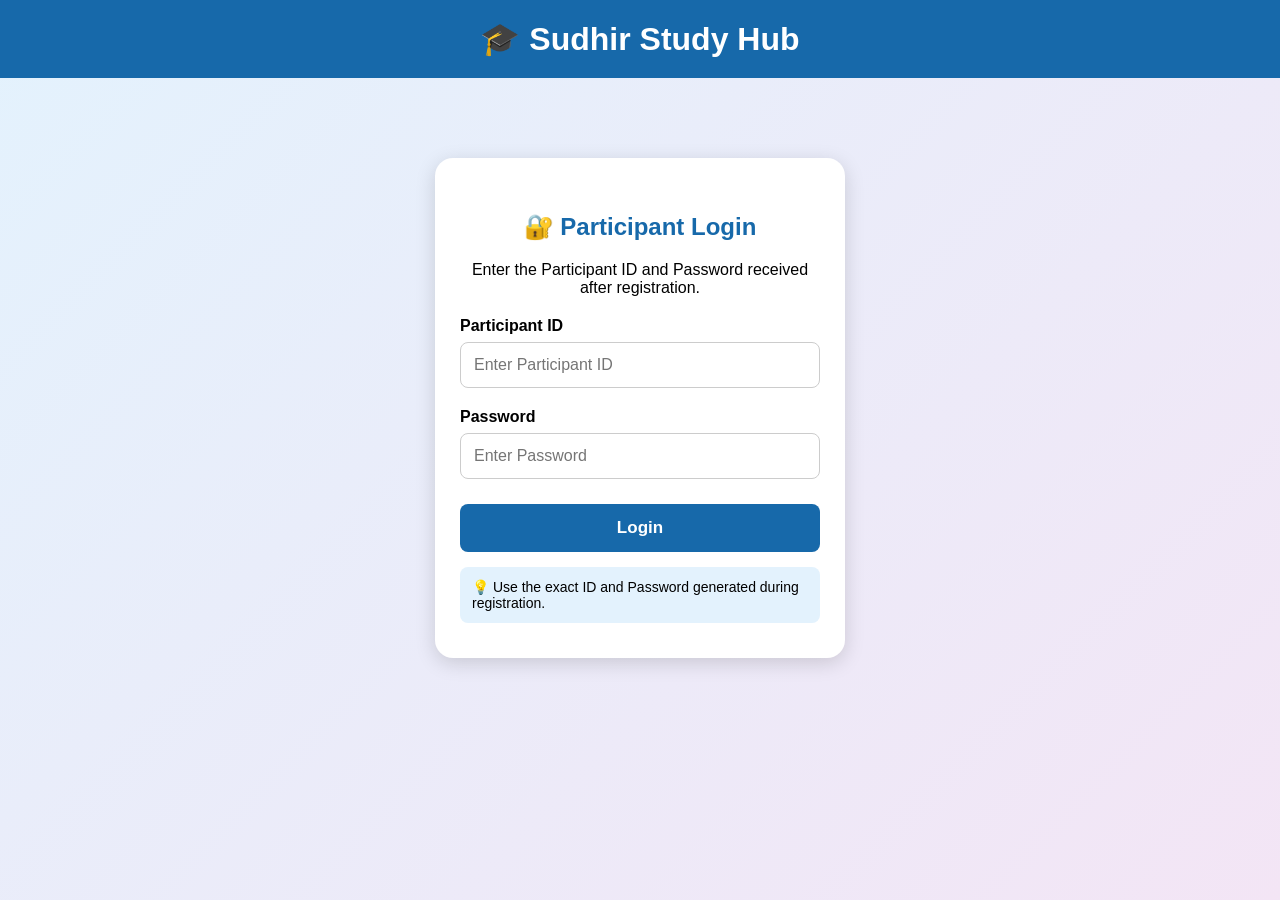
<file: login.html>
<!DOCTYPE html>
<html lang="en">

<head>
    <meta charset="UTF-8">
    <meta name="viewport" content="width=device-width, initial-scale=1.0">

    <title>Sudhir Study Hub - Login</title>

    <style>
        * {
            box-sizing: border-box;
        }

        body {
            margin: 0;
            font-family: Arial, sans-serif;
            background: linear-gradient(135deg, #e3f2fd, #f3e5f5);
            min-height: 100vh;
        }

        .header {
            background: #1769aa;
            color: white;
            text-align: center;
            padding: 20px;
        }

        .header h1 {
            margin: 0;
        }

        .container {
            max-width: 450px;
            margin: 60px auto;
            padding: 20px;
        }

        .login-box {
            background: white;
            padding: 35px 25px;
            border-radius: 18px;
            box-shadow: 0 5px 20px rgba(0, 0, 0, .15);
        }

        h2 {
            text-align: center;
            color: #1769aa;
        }

        label {
            display: block;
            font-weight: bold;
            margin-top: 20px;
            margin-bottom: 7px;
        }

        input {
            width: 100%;
            padding: 13px;
            border: 1px solid #ccc;
            border-radius: 8px;
            font-size: 16px;
        }

        button {
            width: 100%;
            margin-top: 25px;
            padding: 14px;
            border: 0;
            border-radius: 8px;
            background: #1769aa;
            color: white;
            font-size: 17px;
            font-weight: bold;
            cursor: pointer;
        }

        button:hover {
            background: #0d4f80;
        }

        .error {
            display: none;
            margin-top: 20px;
            padding: 12px;
            background: #ffebee;
            color: #c62828;
            border-radius: 8px;
            text-align: center;
        }

        .info {
            background: #e3f2fd;
            padding: 12px;
            border-radius: 8px;
            font-size: 14px;
            margin-top: 15px;
        }
    </style>
</head>


<body>


    <div class="header">
        <h1>🎓 Sudhir Study Hub</h1>
    </div>


    <div class="container">

        <div class="login-box">

            <h2>🔐 Participant Login</h2>

            <p style="text-align:center;">
                Enter the Participant ID and Password received
                after registration.
            </p>


            <label>
                Participant ID
            </label>

            <input type="text" id="participantId" placeholder="Enter Participant ID">


            <label>
                Password
            </label>

            <input type="password" id="password" placeholder="Enter Password">


            <button onclick="login()">
                Login
            </button>


            <div class="error" id="error">
                ❌ Invalid Participant ID or Password.
            </div>


            <div class="info">
                💡 Use the exact ID and Password generated
                during registration.
            </div>

        </div>

    </div>



    <script>

        function login() {

            /* Get entered values */

            var enteredId =
                document.getElementById(
                    "participantId"
                ).value.trim();


            var enteredPassword =
                document.getElementById(
                    "password"
                ).value.trim();


            /* Get registered values */

            var savedId =
                localStorage.getItem(
                    "participantId"
                );


            var savedPassword =
                localStorage.getItem(
                    "participantPassword"
                );


            /* Check login */

            if (
                enteredId === savedId &&
                enteredPassword === savedPassword
            ) {

                /* Login successful */

                localStorage.setItem(
                    "isLoggedIn",
                    "true"
                );


                window.location.href =
                    "instructions.html";

            }
            else {

                document.getElementById(
                    "error"
                ).style.display =
                    "block";

            }

        }

    </script>


</body>

</html>
</file>
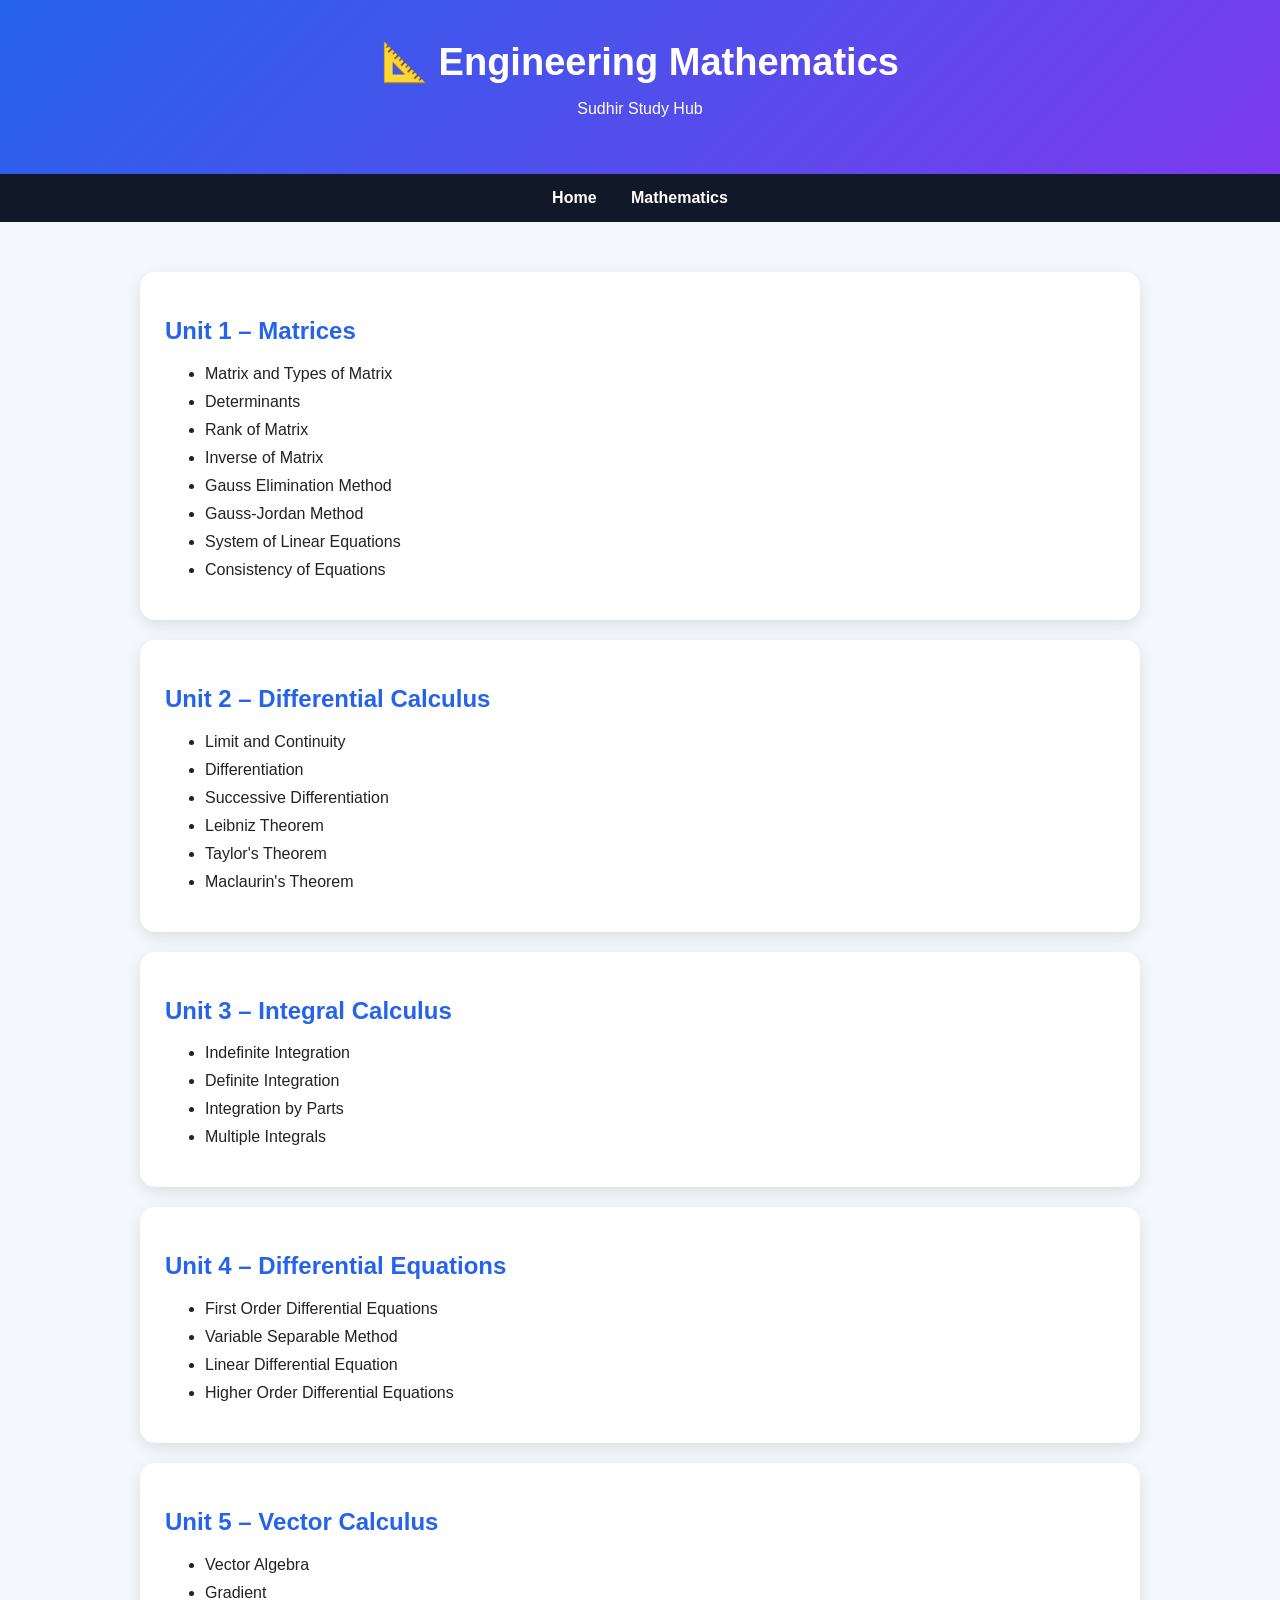
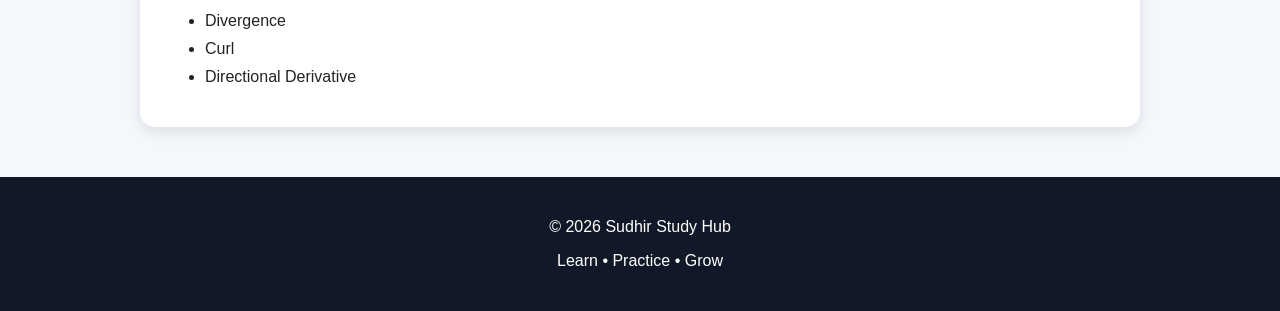
<file: maths.html>
<!DOCTYPE html>
<html lang="en">

<head>
    <meta charset="UTF-8">
    <meta name="viewport" content="width=device-width, initial-scale=1.0">
    <title>Engineering Mathematics - Sudhir Study Hub</title>

    <style>
        body {
            margin: 0;
            font-family: Arial, sans-serif;
            background: #f4f7fb;
            color: #222;
        }

        header {
            text-align: center;
            padding: 40px 20px;
            background: linear-gradient(135deg, #2563eb, #7c3aed);
            color: white;
        }

        header h1 {
            margin: 0;
            font-size: 38px;
        }

        nav {
            background: #111827;
            text-align: center;
            padding: 15px;
        }

        nav a {
            color: white;
            text-decoration: none;
            margin: 0 15px;
            font-weight: bold;
        }

        .container {
            max-width: 1000px;
            margin: auto;
            padding: 30px 20px;
        }

        .unit {
            background: white;
            margin: 20px 0;
            padding: 25px;
            border-radius: 15px;
            box-shadow: 0 5px 15px rgba(0, 0, 0, 0.1);
        }

        .unit h2 {
            color: #2563eb;
        }

        .unit li {
            margin: 10px 0;
        }

        footer {
            text-align: center;
            padding: 25px;
            background: #111827;
            color: white;
        }
    </style>
</head>

<body>

    <header>
        <h1>📐 Engineering Mathematics</h1>
        <p>Sudhir Study Hub</p>
    </header>

    <nav>
        <a href="index.html">Home</a>
        <a href="maths.html">Mathematics</a>
    </nav>

    <div class="container">

        <div class="unit">
            <h2>Unit 1 – Matrices</h2>
            <ul>
                <li>Matrix and Types of Matrix</li>
                <li>Determinants</li>
                <li>Rank of Matrix</li>
                <li>Inverse of Matrix</li>
                <li>Gauss Elimination Method</li>
                <li>Gauss-Jordan Method</li>
                <li>System of Linear Equations</li>
                <li>Consistency of Equations</li>
            </ul>
        </div>

        <div class="unit">
            <h2>Unit 2 – Differential Calculus</h2>
            <ul>
                <li>Limit and Continuity</li>
                <li>Differentiation</li>
                <li>Successive Differentiation</li>
                <li>Leibniz Theorem</li>
                <li>Taylor's Theorem</li>
                <li>Maclaurin's Theorem</li>
            </ul>
        </div>

        <div class="unit">
            <h2>Unit 3 – Integral Calculus</h2>
            <ul>
                <li>Indefinite Integration</li>
                <li>Definite Integration</li>
                <li>Integration by Parts</li>
                <li>Multiple Integrals</li>
            </ul>
        </div>

        <div class="unit">
            <h2>Unit 4 – Differential Equations</h2>
            <ul>
                <li>First Order Differential Equations</li>
                <li>Variable Separable Method</li>
                <li>Linear Differential Equation</li>
                <li>Higher Order Differential Equations</li>
            </ul>
        </div>

        <div class="unit">
            <h2>Unit 5 – Vector Calculus</h2>
            <ul>
                <li>Vector Algebra</li>
                <li>Gradient</li>
                <li>Divergence</li>
                <li>Curl</li>
                <li>Directional Derivative</li>
            </ul>
        </div>

    </div>

    <footer>
        <p>© 2026 Sudhir Study Hub</p>
        <p>Learn • Practice • Grow</p>
    </footer>

</body>

</html>
</file>
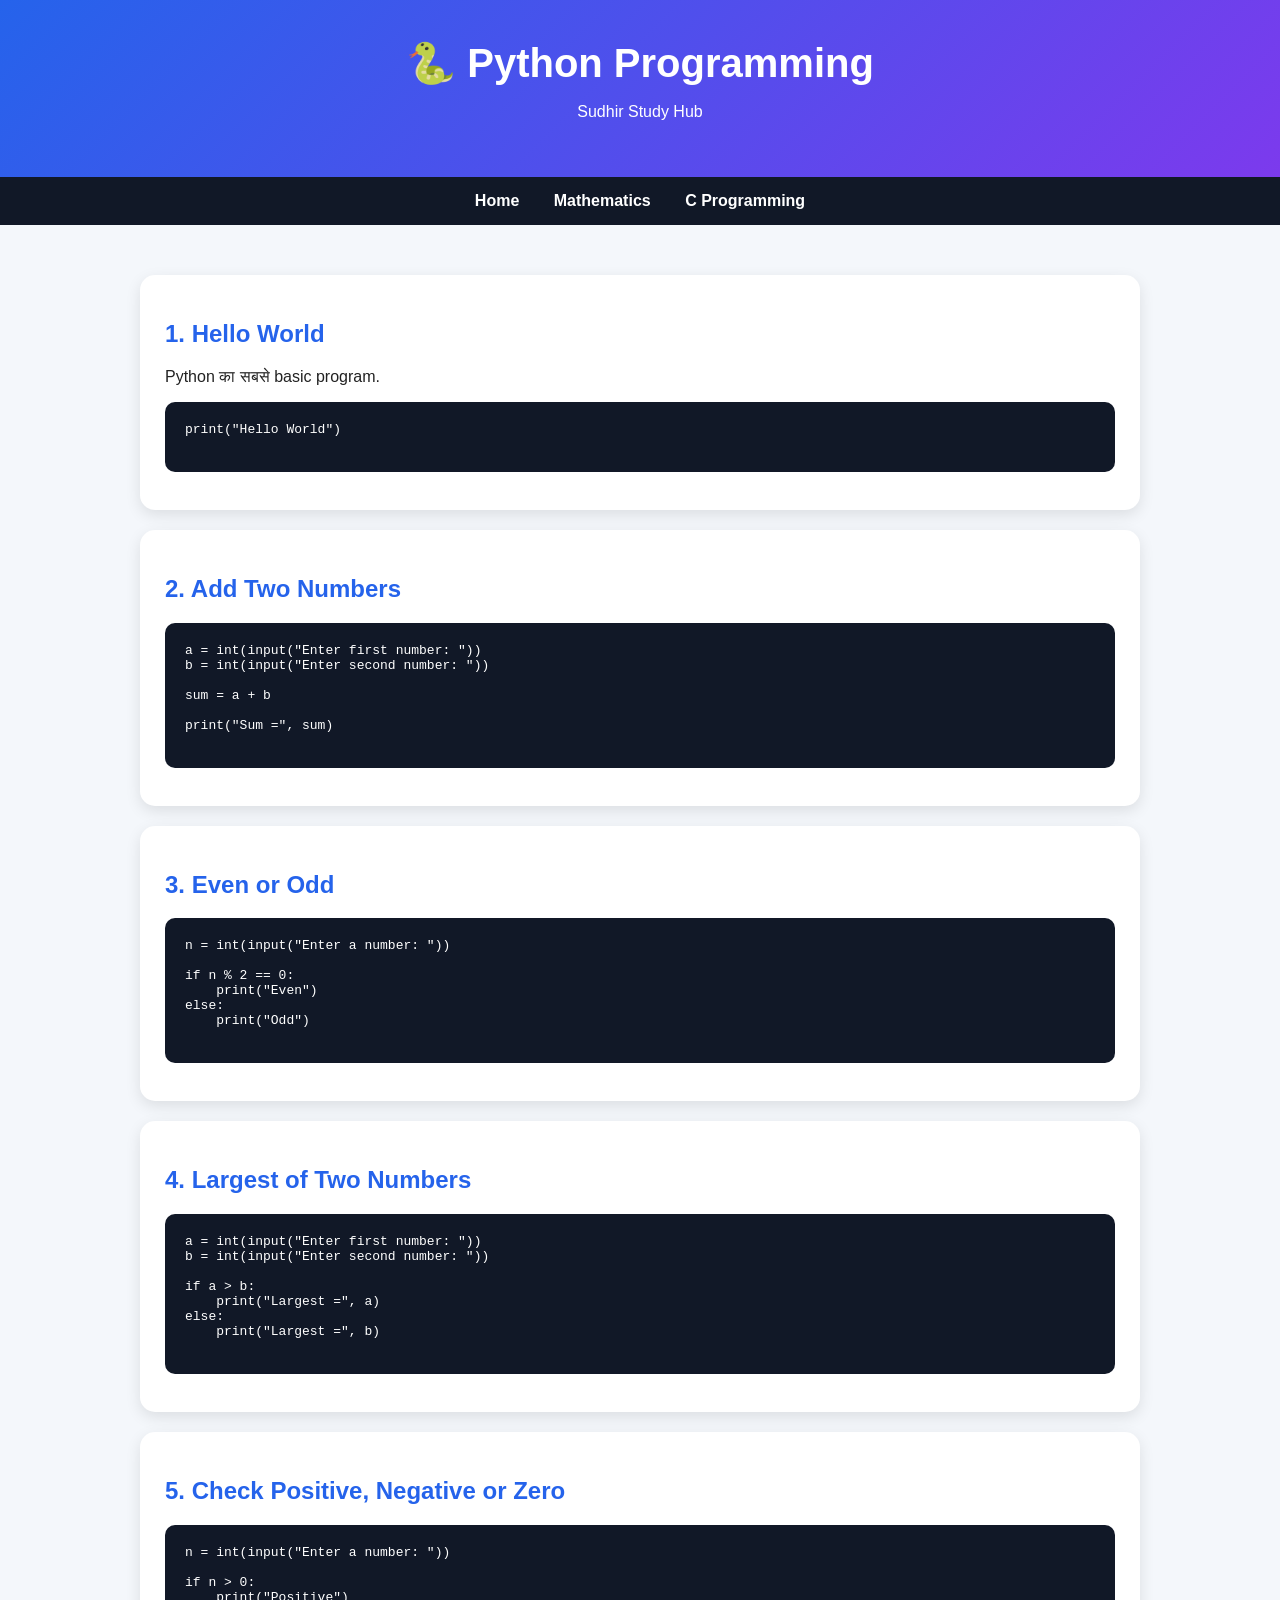
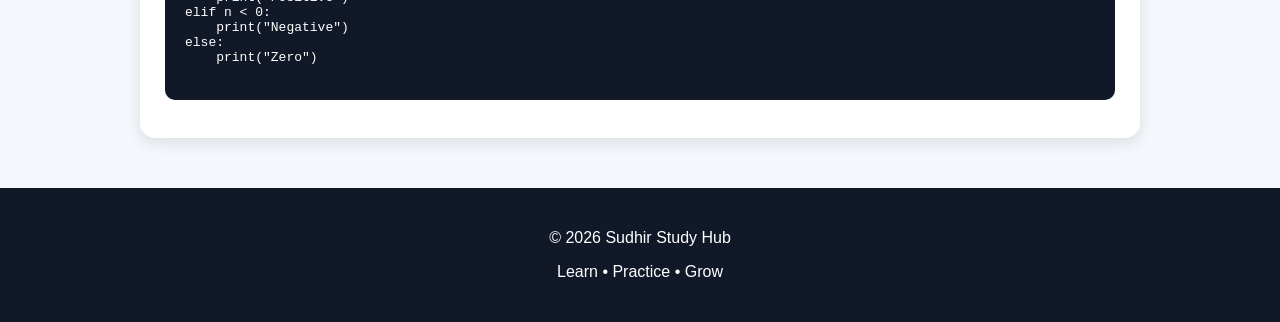
<file: python.html>
<!DOCTYPE html>
<html lang="en">

<head>
    <meta charset="UTF-8">
    <meta name="viewport" content="width=device-width, initial-scale=1.0">
    <title>Python - Sudhir Study Hub</title>

    <style>
        body {
            margin: 0;
            font-family: Arial, sans-serif;
            background: #f4f7fb;
            color: #222;
        }

        header {
            text-align: center;
            padding: 40px 20px;
            background: linear-gradient(135deg, #2563eb, #7c3aed);
            color: white;
        }

        header h1 {
            margin: 0;
            font-size: 40px;
        }

        nav {
            background: #111827;
            text-align: center;
            padding: 15px;
        }

        nav a {
            color: white;
            text-decoration: none;
            margin: 0 15px;
            font-weight: bold;
        }

        .container {
            max-width: 1000px;
            margin: auto;
            padding: 30px 20px;
        }

        .card {
            background: white;
            margin: 20px 0;
            padding: 25px;
            border-radius: 15px;
            box-shadow: 0 5px 15px rgba(0, 0, 0, 0.1);
        }

        .card h2 {
            color: #2563eb;
        }

        pre {
            background: #111827;
            color: white;
            padding: 20px;
            border-radius: 10px;
            overflow-x: auto;
        }

        footer {
            text-align: center;
            padding: 25px;
            background: #111827;
            color: white;
        }
    </style>
</head>

<body>

    <header>
        <h1>🐍 Python Programming</h1>
        <p>Sudhir Study Hub</p>
    </header>

    <nav>
        <a href="index.html">Home</a>
        <a href="maths.html">Mathematics</a>
        <a href="c-programming.html">C Programming</a>
    </nav>

    <div class="container">

        <div class="card">
            <h2>1. Hello World</h2>
            <p>Python का सबसे basic program.</p>

            <pre>
print("Hello World")
        </pre>
        </div>

        <div class="card">
            <h2>2. Add Two Numbers</h2>

            <pre>
a = int(input("Enter first number: "))
b = int(input("Enter second number: "))

sum = a + b

print("Sum =", sum)
        </pre>
        </div>

        <div class="card">
            <h2>3. Even or Odd</h2>

            <pre>
n = int(input("Enter a number: "))

if n % 2 == 0:
    print("Even")
else:
    print("Odd")
        </pre>
        </div>

        <div class="card">
            <h2>4. Largest of Two Numbers</h2>

            <pre>
a = int(input("Enter first number: "))
b = int(input("Enter second number: "))

if a > b:
    print("Largest =", a)
else:
    print("Largest =", b)
        </pre>
        </div>

        <div class="card">
            <h2>5. Check Positive, Negative or Zero</h2>

            <pre>
n = int(input("Enter a number: "))

if n > 0:
    print("Positive")
elif n < 0:
    print("Negative")
else:
    print("Zero")
        </pre>
        </div>

    </div>

    <footer>
        <p>© 2026 Sudhir Study Hub</p>
        <p>Learn • Practice • Grow</p>
    </footer>

</body>

</html>
</file>
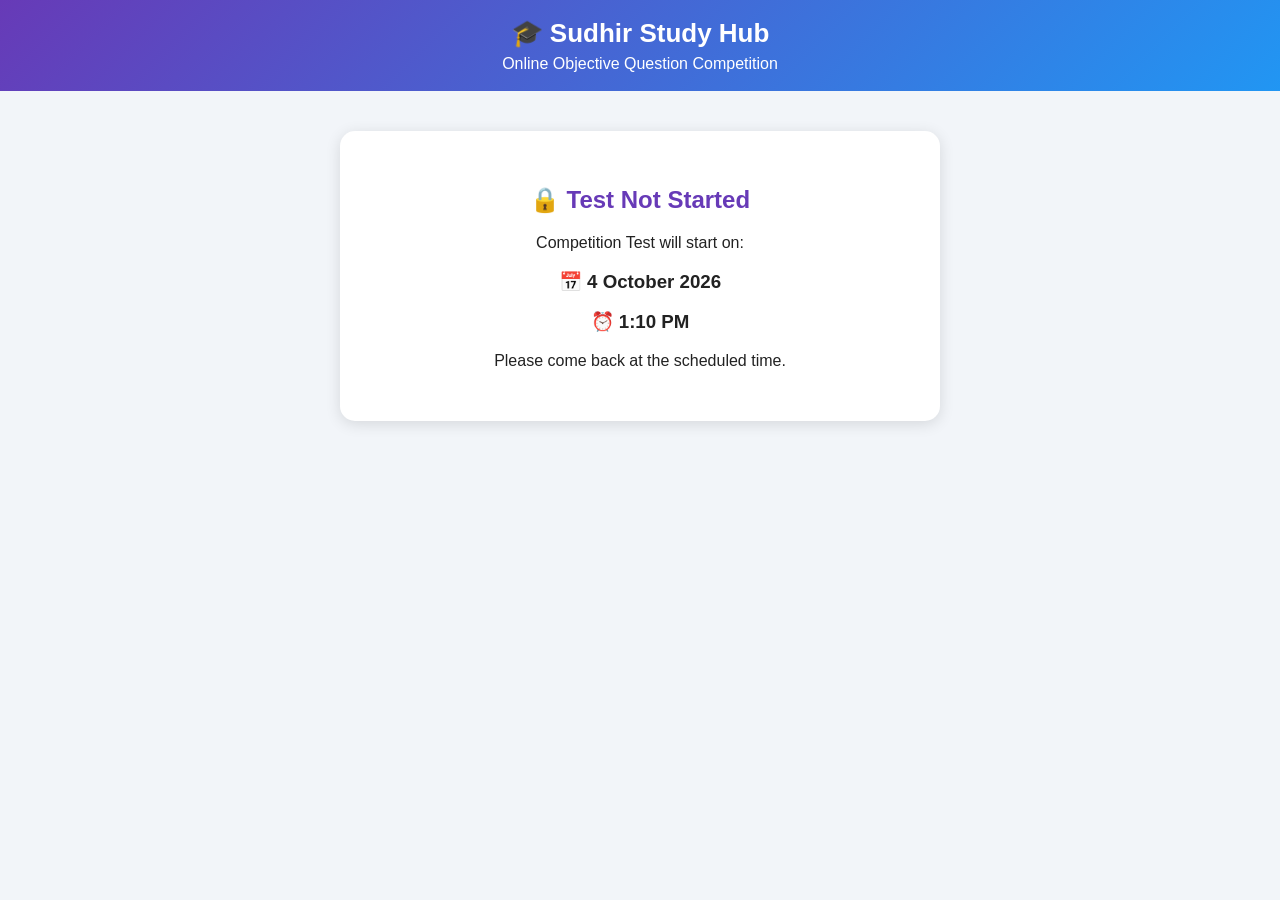
<file: test.html>
<!DOCTYPE html>
<html lang="en">

<head>
    <meta charset="UTF-8">
    <meta name="viewport" content="width=device-width, initial-scale=1.0">

    <title>Sudhir Study Hub - Online Competition</title>

    <style>
        * {
            box-sizing: border-box;
        }

        body {
            margin: 0;
            font-family: Arial, sans-serif;
            background: #f2f5f9;
            color: #222;
        }

        .header {
            background: linear-gradient(135deg, #673ab7, #2196f3);
            color: white;
            padding: 18px;
            text-align: center;
        }

        .header h1 {
            margin: 0;
            font-size: 26px;
        }

        .header p {
            margin: 6px 0 0;
        }

        .container {
            max-width: 1100px;
            margin: 20px auto;
            padding: 15px;
        }

        .topbar {
            background: white;
            padding: 15px;
            border-radius: 12px;
            display: flex;
            justify-content: space-between;
            align-items: center;
            gap: 10px;
            flex-wrap: wrap;
            box-shadow: 0 3px 12px rgba(0, 0, 0, .1);
        }

        .timer {
            font-size: 22px;
            font-weight: bold;
            color: #d32f2f;
        }

        .question-box {
            background: white;
            margin-top: 20px;
            padding: 20px;
            border-radius: 12px;
            box-shadow: 0 3px 12px rgba(0, 0, 0, .1);
        }

        .subject {
            display: inline-block;
            background: #673ab7;
            color: white;
            padding: 6px 12px;
            border-radius: 20px;
            margin-bottom: 12px;
        }

        .question {
            font-size: 20px;
            font-weight: bold;
            margin-bottom: 20px;
        }

        .option {
            display: block;
            padding: 12px;
            margin: 10px 0;
            border: 1px solid #ccc;
            border-radius: 8px;
            cursor: pointer;
            background: #fafafa;
        }

        .option:hover {
            background: #eeeeee;
        }

        .option input {
            margin-right: 10px;
        }

        .buttons {
            display: flex;
            gap: 10px;
            flex-wrap: wrap;
            margin-top: 20px;
        }

        button {
            border: none;
            padding: 11px 16px;
            border-radius: 7px;
            cursor: pointer;
            font-weight: bold;
        }

        .prev {
            background: #607d8b;
            color: white;
        }

        .next {
            background: #2196f3;
            color: white;
        }

        .review {
            background: #ffb300;
            color: white;
        }

        .clear {
            background: #e53935;
            color: white;
        }

        .submit {
            background: #2e7d32;
            color: white;
        }

        .palette {
            background: white;
            margin-top: 20px;
            padding: 15px;
            border-radius: 12px;
            box-shadow: 0 3px 12px rgba(0, 0, 0, .1);
        }

        .palette-grid {
            display: grid;
            grid-template-columns: repeat(10, 1fr);
            gap: 8px;
            margin-top: 12px;
        }

        .qbtn {
            height: 38px;
            border: 1px solid #999;
            background: white;
            border-radius: 6px;
            cursor: pointer;
        }

        .answered {
            background: #4caf50;
            color: white;
        }

        .reviewed {
            background: #ffc107;
            color: #222;
        }

        .answeredReview {
            background: #9c27b0;
            color: white;
        }

        .notanswered {
            background: white;
        }

        .legend {
            display: flex;
            gap: 15px;
            flex-wrap: wrap;
            margin-top: 15px;
        }

        .legend span {
            padding: 7px 10px;
            border-radius: 5px;
            font-size: 13px;
        }

        .l-green {
            background: #4caf50;
            color: white;
        }

        .l-white {
            background: white;
            border: 1px solid #aaa;
        }

        .l-yellow {
            background: #ffc107;
        }

        .l-purple {
            background: #9c27b0;
            color: white;
        }

        .locked {
            text-align: center;
            background: white;
            margin: 40px auto;
            max-width: 600px;
            padding: 35px;
            border-radius: 15px;
            box-shadow: 0 3px 15px rgba(0, 0, 0, .12);
        }

        .locked h2 {
            color: #673ab7;
        }

        .hidden {
            display: none;
        }

        @media(max-width:600px) {

            .palette-grid {
                grid-template-columns: repeat(5, 1fr);
            }

            .question {
                font-size: 18px;
            }
        }
    </style>
</head>


<body>

    <div class="header">

        <h1>🎓 Sudhir Study Hub</h1>

        <p>Online Objective Question Competition</p>

    </div>


    <!-- BEFORE TEST -->

    <div id="lockedBefore" class="locked">

        <h2>🔒 Test Not Started</h2>

        <p>Competition Test will start on:</p>

        <h3>📅 4 October 2026</h3>

        <h3>⏰ 1:10 PM</h3>

        <p>Please come back at the scheduled time.</p>

    </div>


    <!-- AFTER TEST -->

    <div id="lockedAfter" class="locked hidden">

        <h2>🔒 Test Closed</h2>

        <p>The competition test has ended.</p>

    </div>


    <!-- TEST AREA -->

    <div id="testArea" class="container hidden">


        <div class="topbar">

            <div>

                <b>Participant:</b>

                <span id="studentName"></span>

            </div>


            <div>

                <b>Question:</b>

                <span id="questionNumber"></span>/50

            </div>


            <div class="timer">

                ⏱️ <span id="timer">60:00</span>

            </div>

        </div>



        <div class="question-box">


            <div id="subject" class="subject"></div>


            <div id="question" class="question"></div>


            <div id="options"></div>



            <div class="buttons">

                <button class="prev" onclick="previousQuestion()">

                    ◀ Previous

                </button>


                <button class="next" onclick="saveNext()">

                    Save & Next ▶

                </button>


                <button class="review" onclick="markReview()">

                    ⭐ Mark for Review

                </button>


                <button class="clear" onclick="clearResponse()">

                    ✖ Clear Response

                </button>


                <button class="submit" onclick="submitTest(false)">

                    ✅ Submit Test

                </button>

            </div>

        </div>



        <div class="palette">

            <h3>Question Palette</h3>

            <div id="paletteGrid" class="palette-grid">
            </div>


            <div class="legend">

                <span class="l-green">
                    Answered
                </span>

                <span class="l-white">
                    Not Answered
                </span>

                <span class="l-yellow">
                    Marked for Review
                </span>

                <span class="l-purple">
                    Answered + Review
                </span>

            </div>

        </div>

    </div>


    <script>


        /* ==========================================
           GOOGLE APPS SCRIPT URL
        ========================================== */

        var GOOGLE_SHEET_URL =
            "https://script.google.com/macros/s/AKfycbwV8jZLNRCrm_2xWpRrFtuI_z93Azedvk-01Cf9gooPhqfYk3PeqfTwi7CaQ-MV_REH/exec";


        /* ==========================================
           TEST DATE & TIME
        ========================================== */

        var TEST_START =
            new Date(
                "2026-10-04T13:10:00+05:30"
            ).getTime();


        var TEST_END =
            new Date(
                "2026-10-04T14:10:00+05:30"
            ).getTime();


        /* ==========================================
           QUESTIONS
        ========================================== */

        var data = `
Current Affairs|INS Taragiri was commissioned at which place?|Mumbai|Chennai|Visakhapatnam|Kochi|C
Current Affairs|ASISSE was launched by which organization?|National Statistics Office|ISRO|RBI|DRDO|A
Current Affairs|Carlos Alcaraz is associated with which sport?|Football|Tennis|Cricket|Hockey|B
Current Affairs|Which airport is highly ranked for passenger experience?|Singapore Changi Airport|Delhi Airport|Heathrow Airport|Dubai Airport|A
Current Affairs|Which is the central bank of India?|SBI|SEBI|NABARD|RBI|D
Current Affairs|Which of these is a co-operative bank?|Saraswat Co-operative Bank|SBI|HDFC Bank|Bank of Baroda|A
Current Affairs|America is commonly known as which country?|United States|Canada|Mexico|Brazil|A
Current Affairs|C-DAC has a major centre in which city?|Delhi|Mumbai|Hyderabad|Jaipur|C
Current Affairs|Priti Saran was associated with which organization?|United Nations|WHO|UNICEF|WTO|A
Current Affairs|Which ministry deals with youth affairs and sports?|Ministry of Youth Affairs and Sports|Ministry of Education|Ministry of Home Affairs|Ministry of Defence|A

GK|What is the capital of India?|Mumbai|New Delhi|Kolkata|Chennai|B
GK|What is the national animal of India?|Lion|Elephant|Tiger|Leopard|C
GK|Which planet is called the Red Planet?|Earth|Mars|Venus|Jupiter|B
GK|Who was the Chairman of the Drafting Committee of the Indian Constitution?|Rajendra Prasad|Jawaharlal Nehru|Dr B R Ambedkar|Sardar Patel|C
GK|Which is the largest ocean?|Indian Ocean|Atlantic Ocean|Arctic Ocean|Pacific Ocean|D
GK|What is the chemical formula of water?|CO2|O2|H2O|NaCl|C
GK|The Taj Mahal is located in which city?|Delhi|Agra|Jaipur|Lucknow|B
GK|What is the national bird of India?|Sparrow|Peacock|Eagle|Parrot|B
GK|How many continents are there?|5|6|7|8|C
GK|Which is the largest planet in our Solar System?|Earth|Saturn|Jupiter|Mars|C

Maths|90 degrees is equal to?|π|π/2|2π|π/4|B
Maths|What is √25?|3|5|7|10|B
Maths|What is 20% of 1000?|100|150|200|250|C
Maths|What is 25 + 5 × 1?|25
</file>
<file: style.css>
/* Basic Settings */
* {
    box-sizing: border-box;
    scroll-behavior: smooth;
}

body {
    margin: 0;
    font-family: Arial, sans-serif;
    background: #f4f7fb;
    color: #222;
}

/* Header */
header {
    text-align: center;
    padding: 50px 20px;
    background: linear-gradient(135deg, #2563eb, #7c3aed);
    color: white;
}

header h1 {
    font-size: 45px;
    margin: 0;
}

header p {
    font-size: 20px;
}

/* Navigation */
nav {
    display: flex;
    justify-content: center;
    gap: 30px;
    padding: 15px;
    background: #111827;
    position: sticky;
    top: 0;
    z-index: 100;
}

nav a {
    color: white;
    text-decoration: none;
    font-weight: bold;
}

nav a:hover {
    color: #60a5fa;
}

/* Sections */
section {
    max-width: 1000px;
    margin: auto;
    padding: 60px 25px;
    text-align: center;
}

section h2 {
    font-size: 32px;
    margin-bottom: 25px;
}

/* Cards */
.card {
    display: inline-block;
    vertical-align: top;
    width: 42%;
    min-height: 190px;
    margin: 15px;
    padding: 25px;
    background: white;
    border-radius: 15px;
    box-shadow: 0 5px 20px rgba(0, 0, 0, 0.12);
    transition: 0.3s;
}

.card:hover {
    transform: translateY(-8px);
}

.card h3 {
    color: #2563eb;
    font-size: 23px;
}

/* Buttons */
button {
    border: none;
    padding: 12px 22px;
    border-radius: 8px;
    background: #2563eb;
    color: white;
    font-size: 16px;
    cursor: pointer;
}

button:hover {
    background: #7c3aed;
}

/* Footer */
footer {
    text-align: center;
    padding: 30px;
    background: #111827;
    color: white;
}

/* Mobile */
@media (max-width: 700px) {

    header h1 {
        font-size: 32px;
    }

    nav {
        gap: 12px;
        flex-wrap: wrap;
    }

    .card {
        width: 90%;
    }
}
</file>
